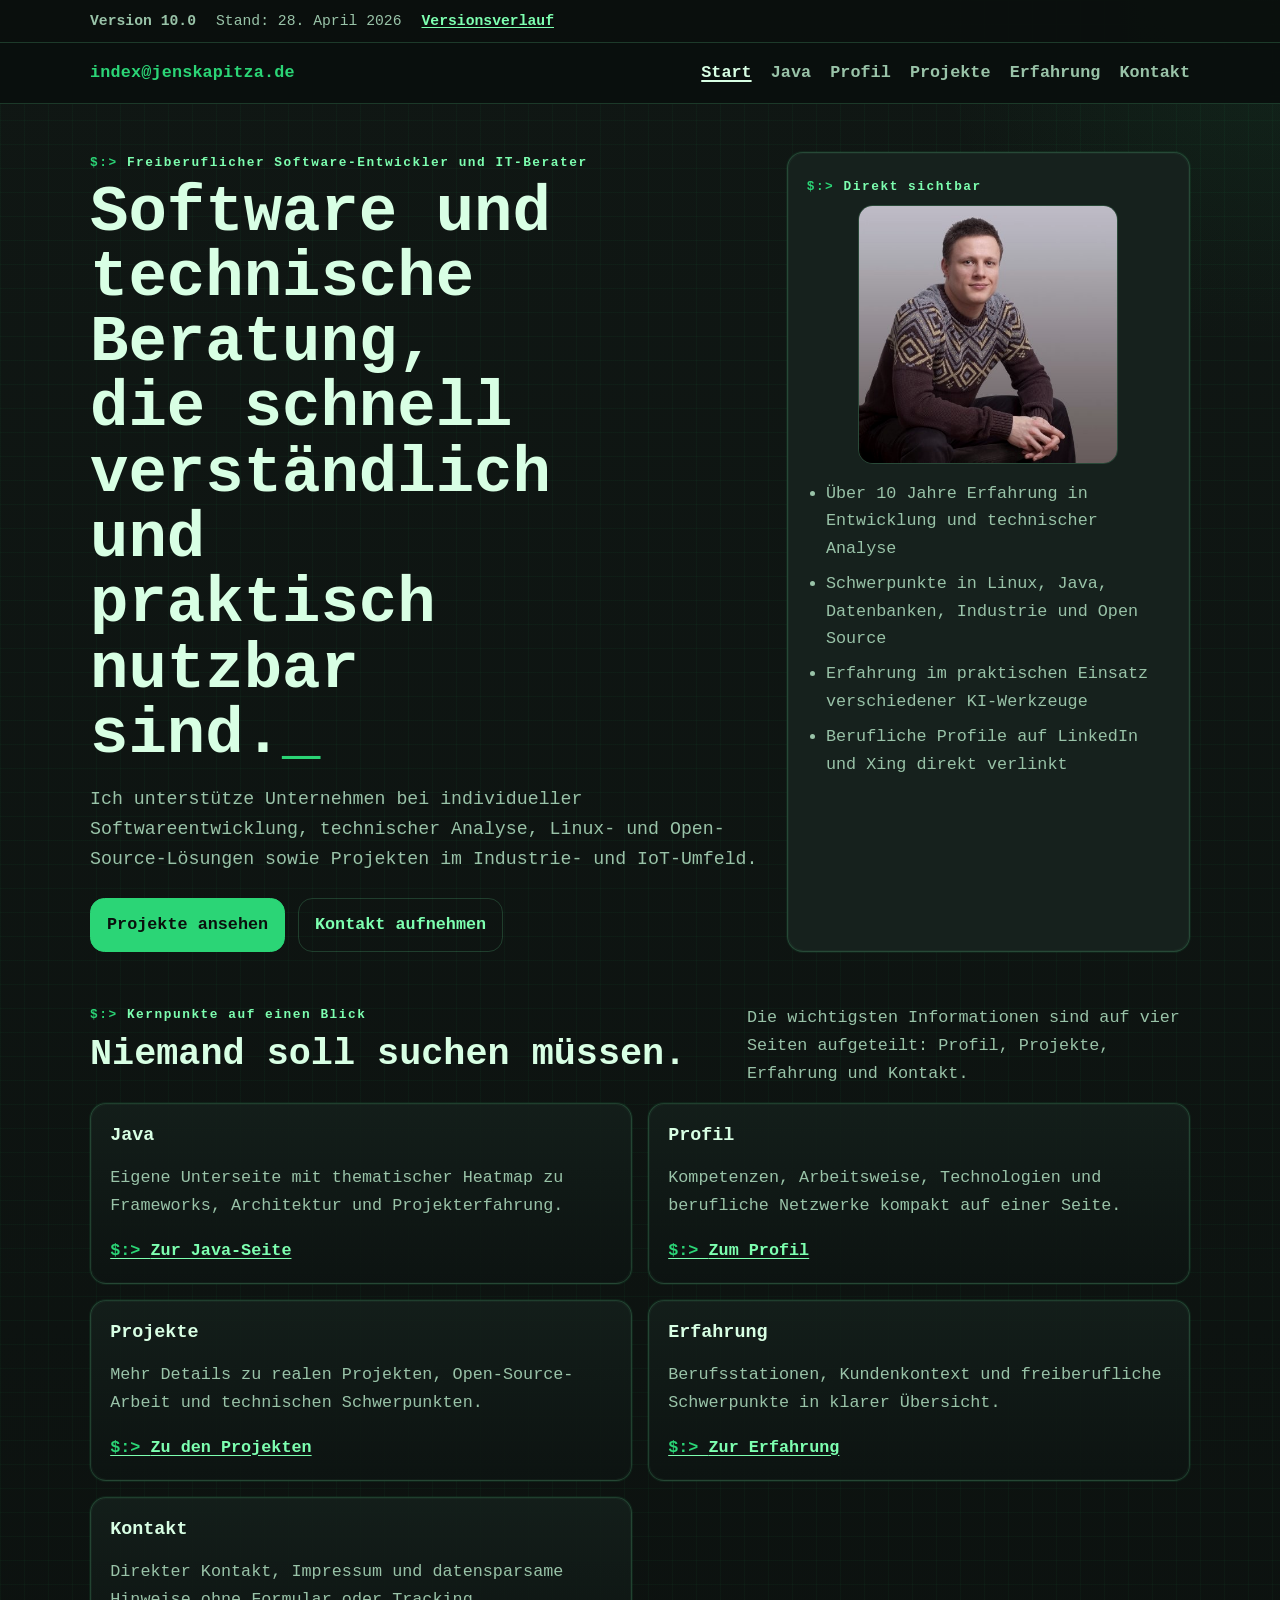
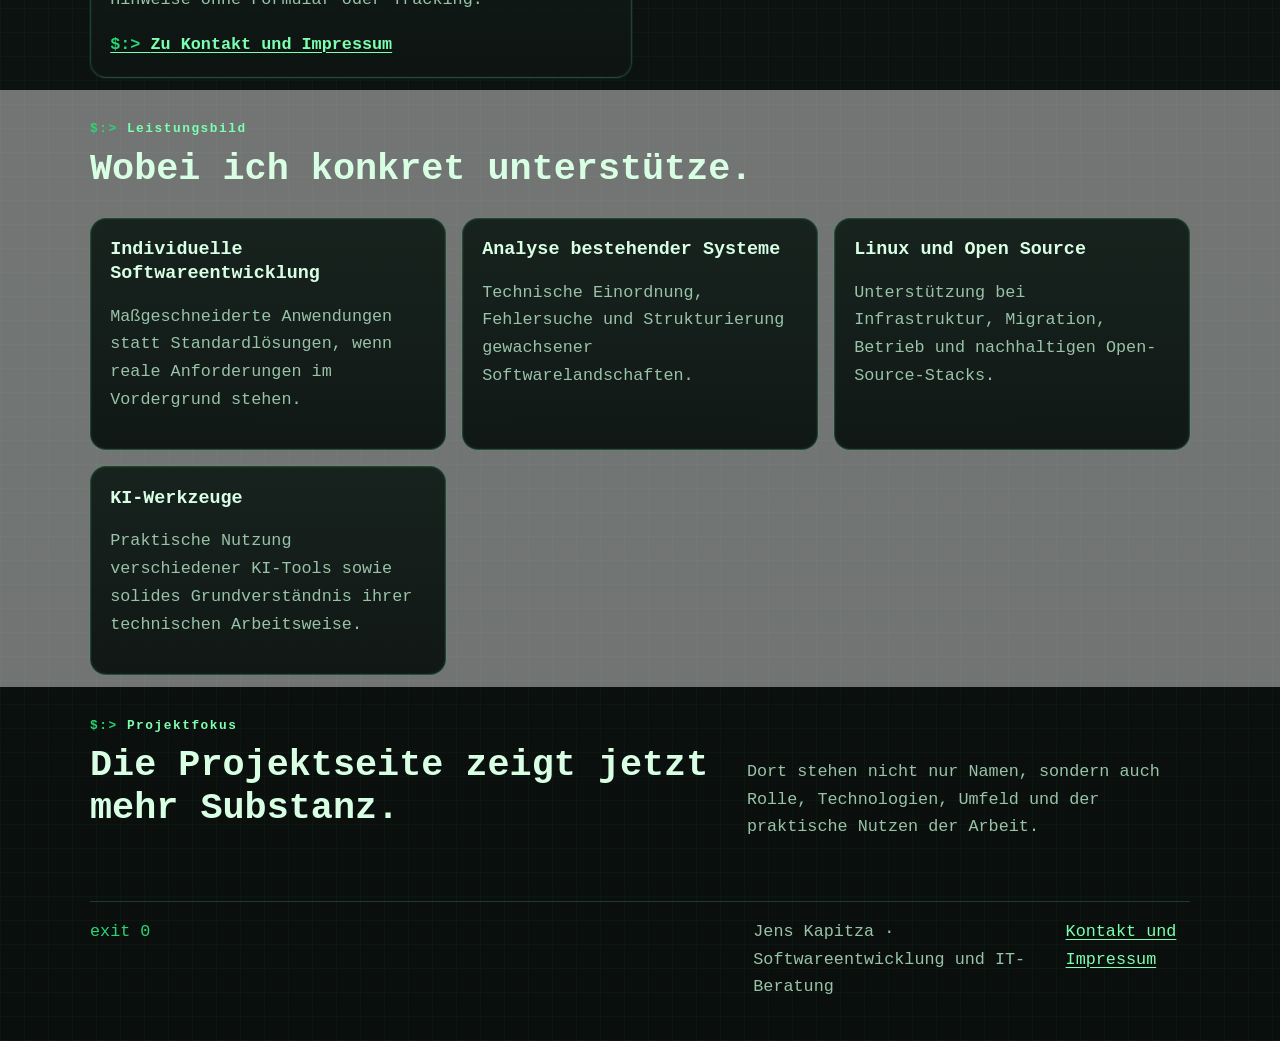
<file: index.html>
<!doctype html>
<html lang="de">
  <head>
    <meta charset="utf-8" />
    <meta name="viewport" content="width=device-width, initial-scale=1" />
    <title>Jens Kapitza | Softwareentwicklung und IT-Beratung</title>
    <meta
      name="description"
      content="Jens Kapitza entwickelt individuelle Software, analysiert bestehende Systeme und unterstützt Projekte in Linux-, Industrie- und Open-Source-Umgebungen."
    />
    <meta name="theme-color" content="#f6f2ea" />
    <link rel="stylesheet" href="./styles.css" />
  </head>
  <body>
    <a class="skip-link" href="#main-content">Direkt zum Inhalt springen</a>
    <div class="version-strip">
      <div class="container version-strip-inner">
        <strong>Version 10.0</strong>
        <span>Stand: 28. April 2026</span>
        <a href="./versionen.html">Versionsverlauf</a>
      </div>
    </div>

    <header class="site-header">
      <div class="container site-header-inner">
        <a class="brand" href="./index.html">index@jenskapitza.de</a>
        <nav aria-label="Hauptnavigation">
          <a class="is-current" href="./index.html" aria-current="page">Start</a>
          <a href="./java.html">Java</a>
          <a href="./profil.html">Profil</a>
          <a href="./projekte.html">Projekte</a>
          <a href="./erfahrung.html">Erfahrung</a>
          <a href="./kontakt.html">Kontakt</a>
        </nav>
      </div>
    </header>

    <main id="main-content">
      <section class="hero" id="start">
        <div class="container hero-grid">
          <div>
            <p class="eyebrow">Freiberuflicher Software-Entwickler und IT-Berater</p>
            <h1>Software und technische Beratung, die schnell verständlich und praktisch nutzbar sind.</h1>
            <p class="lead">
              Ich unterstütze Unternehmen bei individueller Softwareentwicklung, technischer Analyse,
              Linux- und Open-Source-Lösungen sowie Projekten im Industrie- und IoT-Umfeld.
            </p>
            <div class="actions">
              <a class="button primary" href="./projekte.html">Projekte ansehen</a>
              <a class="button secondary" href="./kontakt.html">Kontakt aufnehmen</a>
            </div>
          </div>

          <aside class="panel hero-panel" id="direkt-sichtbar">
            <a class="section-label prompt-link" href="#direkt-sichtbar">Direkt sichtbar</a>
            <img
              class="portrait"
              src="./portrait-jens-kapitza.png"
              alt="Porträt von Jens Kapitza"
              width="454"
              height="452"
            />
            <ul class="quick-list">
              <li>Über 10 Jahre Erfahrung in Entwicklung und technischer Analyse</li>
              <li>Schwerpunkte in Linux, Java, Datenbanken, Industrie und Open Source</li>
              <li>Erfahrung im praktischen Einsatz verschiedener KI-Werkzeuge</li>
              <li>Berufliche Profile auf LinkedIn und Xing direkt verlinkt</li>
            </ul>
          </aside>
        </div>
      </section>

      <section class="section" id="kernpunkte">
        <div class="container">
          <div class="section-heading">
            <div>
              <a class="section-label prompt-link" href="#kernpunkte">Kernpunkte auf einen Blick</a>
              <h2>Niemand soll suchen müssen.</h2>
            </div>
            <p class="section-intro">
              Die wichtigsten Informationen sind auf vier Seiten aufgeteilt: Profil, Projekte, Erfahrung und Kontakt.
            </p>
          </div>

          <div class="grid cards-2">
            <article class="panel">
              <h3>Java</h3>
              <p>Eigene Unterseite mit thematischer Heatmap zu Frameworks, Architektur und Projekterfahrung.</p>
              <a class="text-link" href="./java.html">Zur Java-Seite</a>
            </article>
            <article class="panel">
              <h3>Profil</h3>
              <p>Kompetenzen, Arbeitsweise, Technologien und berufliche Netzwerke kompakt auf einer Seite.</p>
              <a class="text-link" href="./profil.html">Zum Profil</a>
            </article>
            <article class="panel">
              <h3>Projekte</h3>
              <p>Mehr Details zu realen Projekten, Open-Source-Arbeit und technischen Schwerpunkten.</p>
              <a class="text-link" href="./projekte.html">Zu den Projekten</a>
            </article>
            <article class="panel">
              <h3>Erfahrung</h3>
              <p>Berufsstationen, Kundenkontext und freiberufliche Schwerpunkte in klarer Übersicht.</p>
              <a class="text-link" href="./erfahrung.html">Zur Erfahrung</a>
            </article>
            <article class="panel">
              <h3>Kontakt</h3>
              <p>Direkter Kontakt, Impressum und datensparsame Hinweise ohne Formular oder Tracking.</p>
              <a class="text-link" href="./kontakt.html">Zu Kontakt und Impressum</a>
            </article>
          </div>
        </div>
      </section>

      <section class="section section-soft" id="leistungen">
        <div class="container">
          <div class="section-heading">
            <div>
              <a class="section-label prompt-link" href="#leistungen">Leistungsbild</a>
              <h2>Wobei ich konkret unterstütze.</h2>
            </div>
          </div>

          <div class="grid cards-3">
            <article class="panel">
              <h3>Individuelle Softwareentwicklung</h3>
              <p>Maßgeschneiderte Anwendungen statt Standardlösungen, wenn reale Anforderungen im Vordergrund stehen.</p>
            </article>
            <article class="panel">
              <h3>Analyse bestehender Systeme</h3>
              <p>Technische Einordnung, Fehlersuche und Strukturierung gewachsener Softwarelandschaften.</p>
            </article>
            <article class="panel">
              <h3>Linux und Open Source</h3>
              <p>Unterstützung bei Infrastruktur, Migration, Betrieb und nachhaltigen Open-Source-Stacks.</p>
            </article>
            <article class="panel">
              <h3>KI-Werkzeuge</h3>
              <p>Praktische Nutzung verschiedener KI-Tools sowie solides Grundverständnis ihrer technischen Arbeitsweise.</p>
            </article>
          </div>
        </div>
      </section>

      <section class="section" id="projektfokus">
        <div class="container">
          <div class="section-heading">
            <div>
              <a class="section-label prompt-link" href="./projekte.html#kundenprojekte">Projektfokus</a>
              <h2>Die Projektseite zeigt jetzt mehr Substanz.</h2>
            </div>
            <p class="section-intro">
              Dort stehen nicht nur Namen, sondern auch Rolle, Technologien, Umfeld und der praktische Nutzen der Arbeit.
            </p>
          </div>
        </div>
      </section>

    </main>

    <footer class="site-footer">
      <div class="container footer-inner">
        <p>Jens Kapitza · Softwareentwicklung und IT-Beratung</p>
        <p><a href="./kontakt.html">Kontakt und Impressum</a></p>
      </div>
    </footer>
  </body>
</html>
</file>
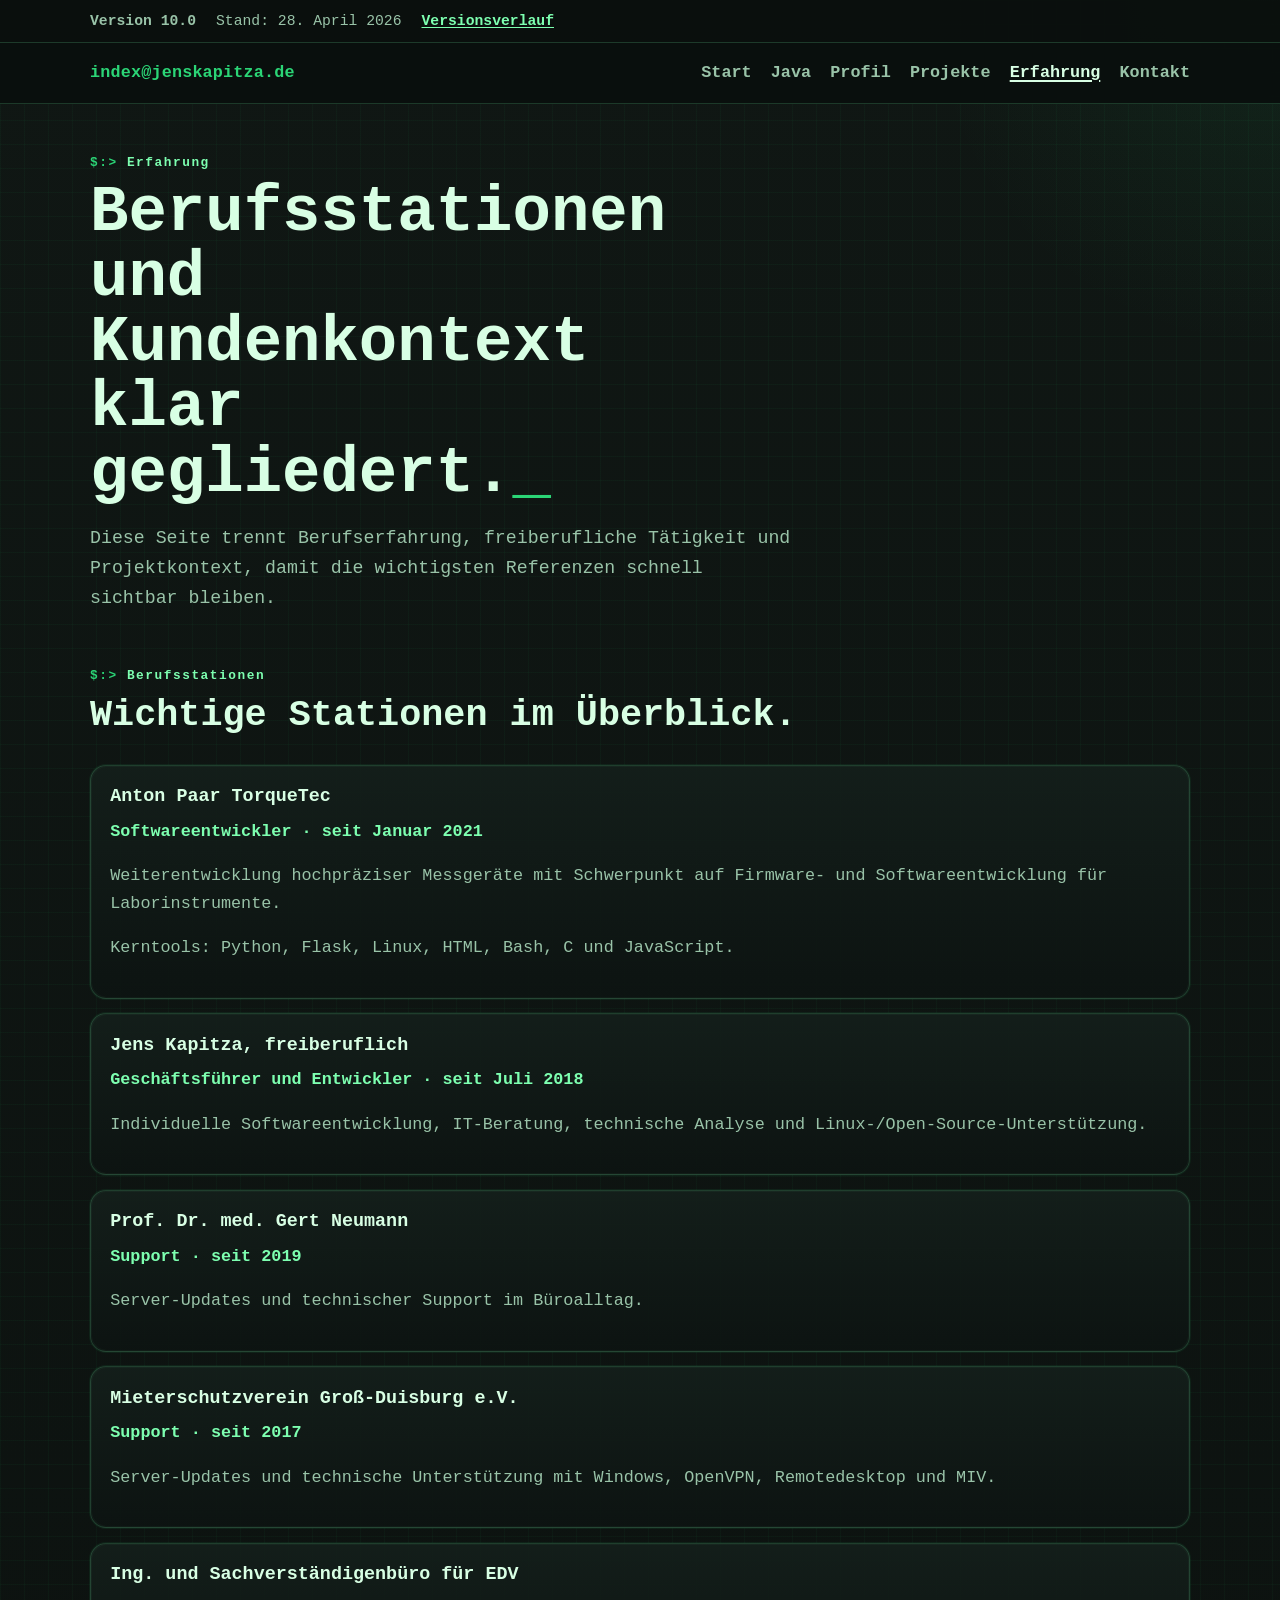
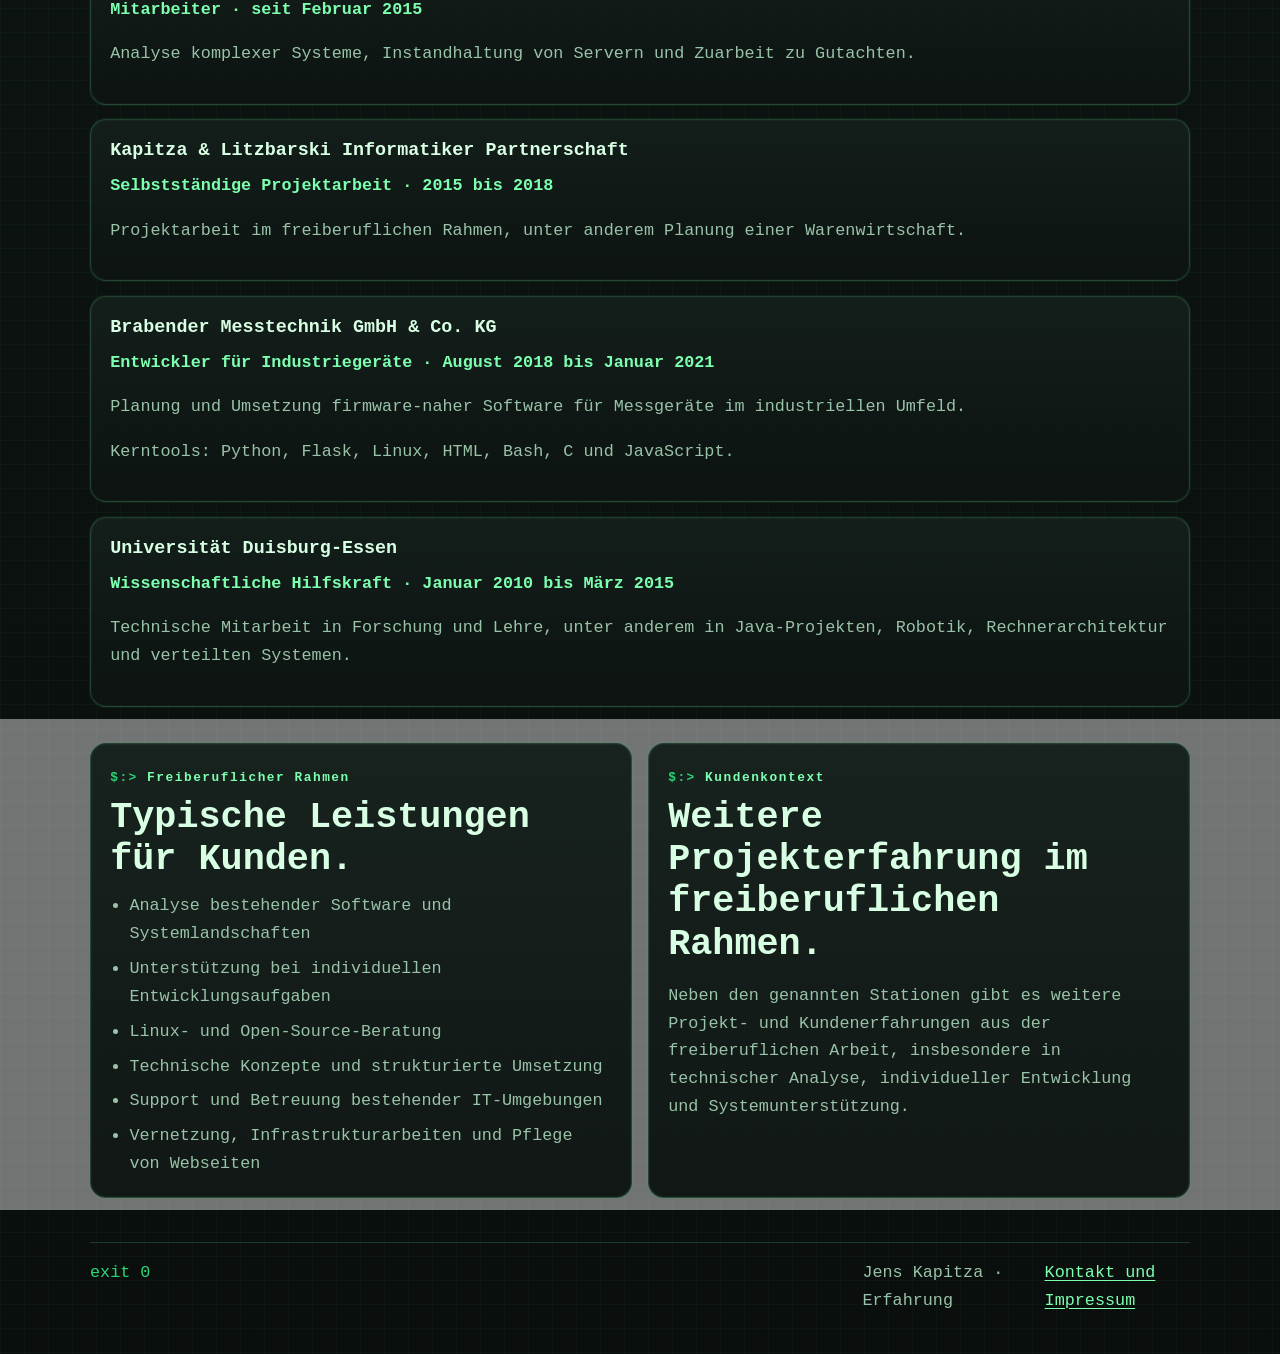
<file: erfahrung.html>
<!doctype html>
<html lang="de">
  <head>
    <meta charset="utf-8" />
    <meta name="viewport" content="width=device-width, initial-scale=1" />
    <title>Erfahrung | Jens Kapitza</title>
    <meta
      name="description"
      content="Berufserfahrung, Stationen und Kundenkontexte von Jens Kapitza."
    />
    <meta name="theme-color" content="#f6f2ea" />
    <link rel="stylesheet" href="./styles.css" />
  </head>
  <body>
    <a class="skip-link" href="#main-content">Direkt zum Inhalt springen</a>
    <div class="version-strip">
      <div class="container version-strip-inner">
        <strong>Version 10.0</strong>
        <span>Stand: 28. April 2026</span>
        <a href="./versionen.html">Versionsverlauf</a>
      </div>
    </div>

    <header class="site-header">
      <div class="container site-header-inner">
        <a class="brand" href="./index.html">index@jenskapitza.de</a>
        <nav aria-label="Hauptnavigation">
          <a href="./index.html">Start</a>
          <a href="./java.html">Java</a>
          <a href="./profil.html">Profil</a>
          <a href="./projekte.html">Projekte</a>
          <a class="is-current" href="./erfahrung.html" aria-current="page">Erfahrung</a>
          <a href="./kontakt.html">Kontakt</a>
        </nav>
      </div>
    </header>

    <main id="main-content">
      <section class="page-intro">
        <div class="container">
          <p class="eyebrow">Erfahrung</p>
          <h1>Berufsstationen und Kundenkontext klar gegliedert.</h1>
          <p class="lead">
            Diese Seite trennt Berufserfahrung, freiberufliche Tätigkeit und Projektkontext, damit die wichtigsten
            Referenzen schnell sichtbar bleiben.
          </p>
        </div>
      </section>

      <section class="section" id="berufsstationen">
        <div class="container">
          <div class="section-heading">
            <div>
              <a class="section-label prompt-link" href="#berufsstationen">Berufsstationen</a>
              <h2>Wichtige Stationen im Überblick.</h2>
            </div>
          </div>

          <div class="timeline">
            <article class="panel entry">
              <h3>Anton Paar TorqueTec</h3>
              <p class="meta">Softwareentwickler · seit Januar 2021</p>
              <p>Weiterentwicklung hochpräziser Messgeräte mit Schwerpunkt auf Firmware- und Softwareentwicklung für Laborinstrumente.</p>
              <p>Kerntools: Python, Flask, Linux, HTML, Bash, C und JavaScript.</p>
            </article>
            <article class="panel entry">
              <h3>Jens Kapitza, freiberuflich</h3>
              <p class="meta">Geschäftsführer und Entwickler · seit Juli 2018</p>
              <p>Individuelle Softwareentwicklung, IT-Beratung, technische Analyse und Linux-/Open-Source-Unterstützung.</p>
            </article>
            <article class="panel entry">
              <h3>Prof. Dr. med. Gert Neumann</h3>
              <p class="meta">Support · seit 2019</p>
              <p>Server-Updates und technischer Support im Büroalltag.</p>
            </article>
            <article class="panel entry">
              <h3>Mieterschutzverein Groß-Duisburg e.V.</h3>
              <p class="meta">Support · seit 2017</p>
              <p>Server-Updates und technische Unterstützung mit Windows, OpenVPN, Remotedesktop und MIV.</p>
            </article>
            <article class="panel entry">
              <h3>Ing. und Sachverständigenbüro für EDV</h3>
              <p class="meta">Mitarbeiter · seit Februar 2015</p>
              <p>Analyse komplexer Systeme, Instandhaltung von Servern und Zuarbeit zu Gutachten.</p>
            </article>
            <article class="panel entry">
              <h3>Kapitza &amp; Litzbarski Informatiker Partnerschaft</h3>
              <p class="meta">Selbstständige Projektarbeit · 2015 bis 2018</p>
              <p>Projektarbeit im freiberuflichen Rahmen, unter anderem Planung einer Warenwirtschaft.</p>
            </article>
            <article class="panel entry">
              <h3>Brabender Messtechnik GmbH &amp; Co. KG</h3>
              <p class="meta">Entwickler für Industriegeräte · August 2018 bis Januar 2021</p>
              <p>Planung und Umsetzung firmware-naher Software für Messgeräte im industriellen Umfeld.</p>
              <p>Kerntools: Python, Flask, Linux, HTML, Bash, C und JavaScript.</p>
            </article>
            <article class="panel entry">
              <h3>Universität Duisburg-Essen</h3>
              <p class="meta">Wissenschaftliche Hilfskraft · Januar 2010 bis März 2015</p>
              <p>Technische Mitarbeit in Forschung und Lehre, unter anderem in Java-Projekten, Robotik, Rechnerarchitektur und verteilten Systemen.</p>
            </article>
          </div>
        </div>
      </section>

      <section class="section section-soft" id="freiberuflich">
        <div class="container grid cards-2">
          <article class="panel" id="kundenkontext">
            <a class="section-label prompt-link" href="#freiberuflich">Freiberuflicher Rahmen</a>
            <h2>Typische Leistungen für Kunden.</h2>
            <ul class="clean-list">
              <li>Analyse bestehender Software und Systemlandschaften</li>
              <li>Unterstützung bei individuellen Entwicklungsaufgaben</li>
              <li>Linux- und Open-Source-Beratung</li>
              <li>Technische Konzepte und strukturierte Umsetzung</li>
              <li>Support und Betreuung bestehender IT-Umgebungen</li>
              <li>Vernetzung, Infrastrukturarbeiten und Pflege von Webseiten</li>
            </ul>
          </article>
          <article class="panel">
            <a class="section-label prompt-link" href="#kundenkontext">Kundenkontext</a>
            <h2>Weitere Projekterfahrung im freiberuflichen Rahmen.</h2>
            <p>
              Neben den genannten Stationen gibt es weitere Projekt- und Kundenerfahrungen aus der freiberuflichen
              Arbeit, insbesondere in technischer Analyse, individueller Entwicklung und Systemunterstützung.
            </p>
          </article>
        </div>
      </section>
    </main>

    <footer class="site-footer">
      <div class="container footer-inner">
        <p>Jens Kapitza · Erfahrung</p>
        <p><a href="./kontakt.html">Kontakt und Impressum</a></p>
      </div>
    </footer>
  </body>
</html>
</file>
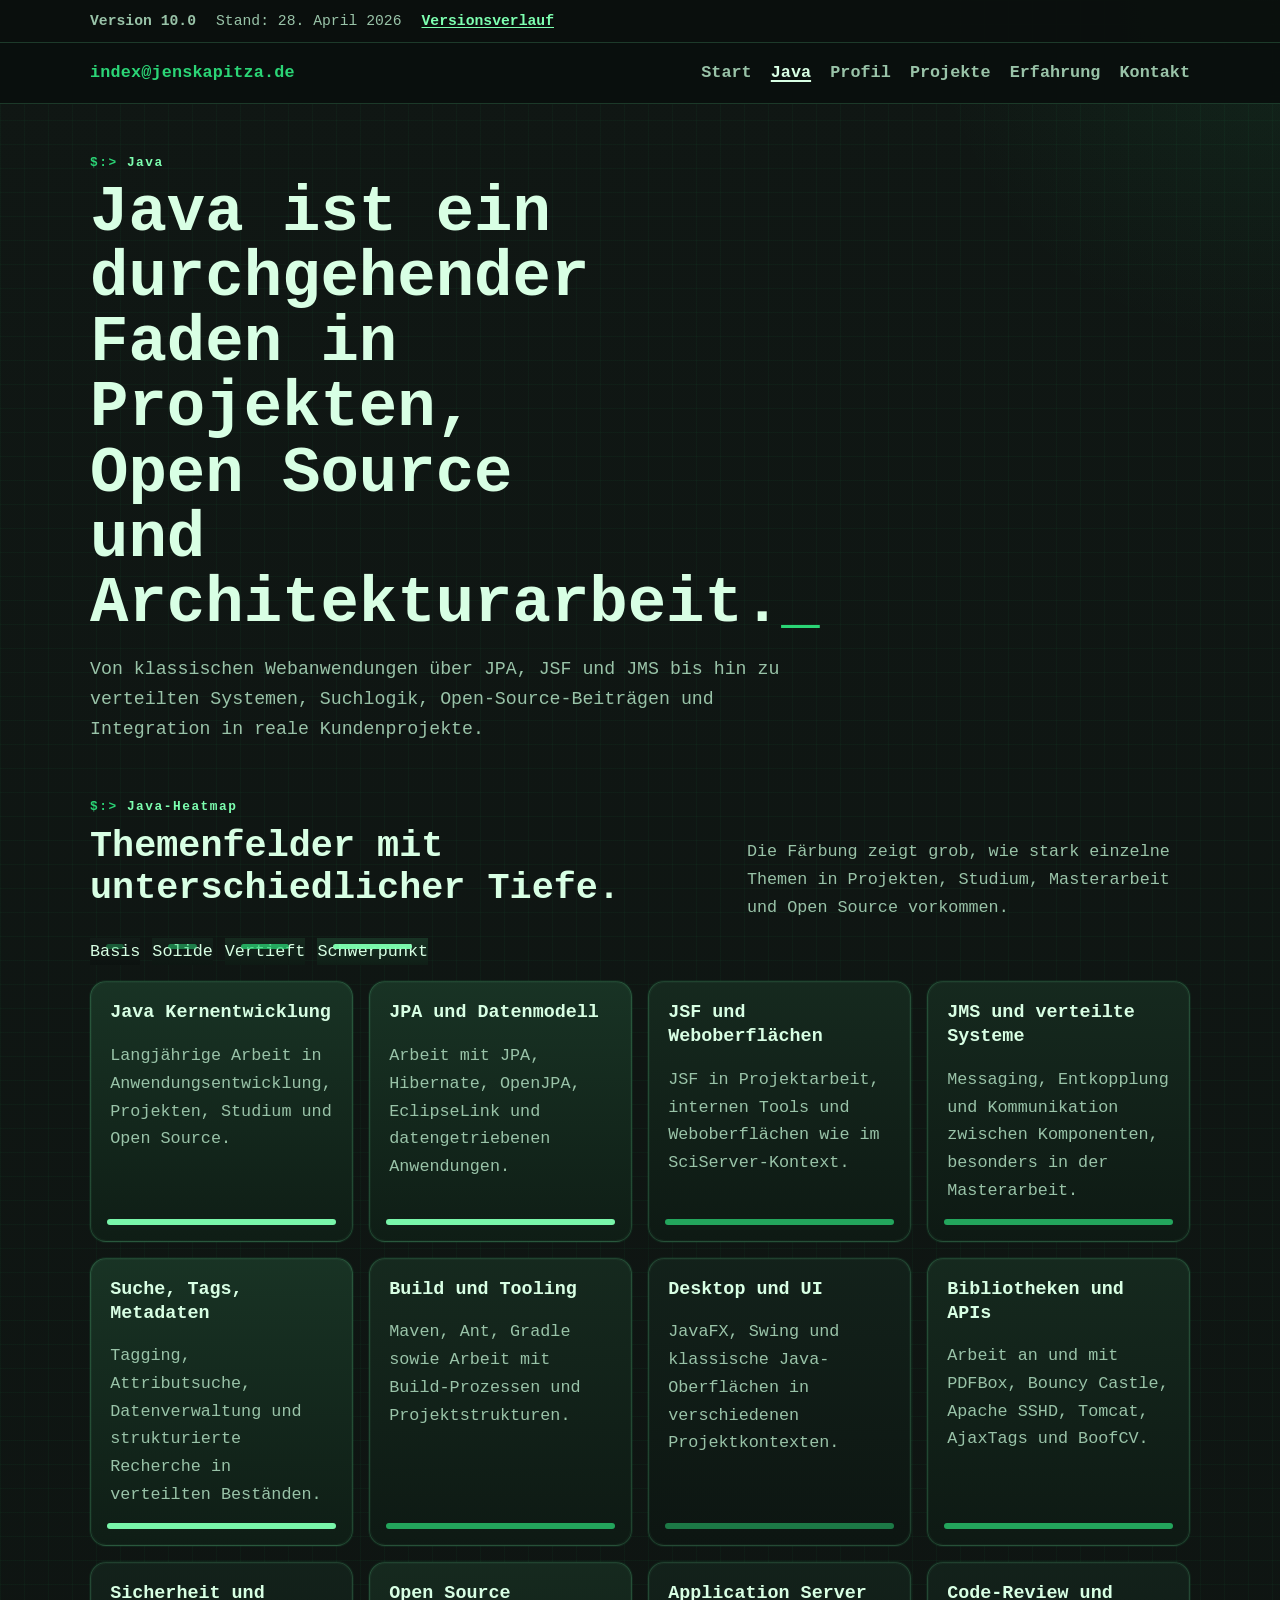
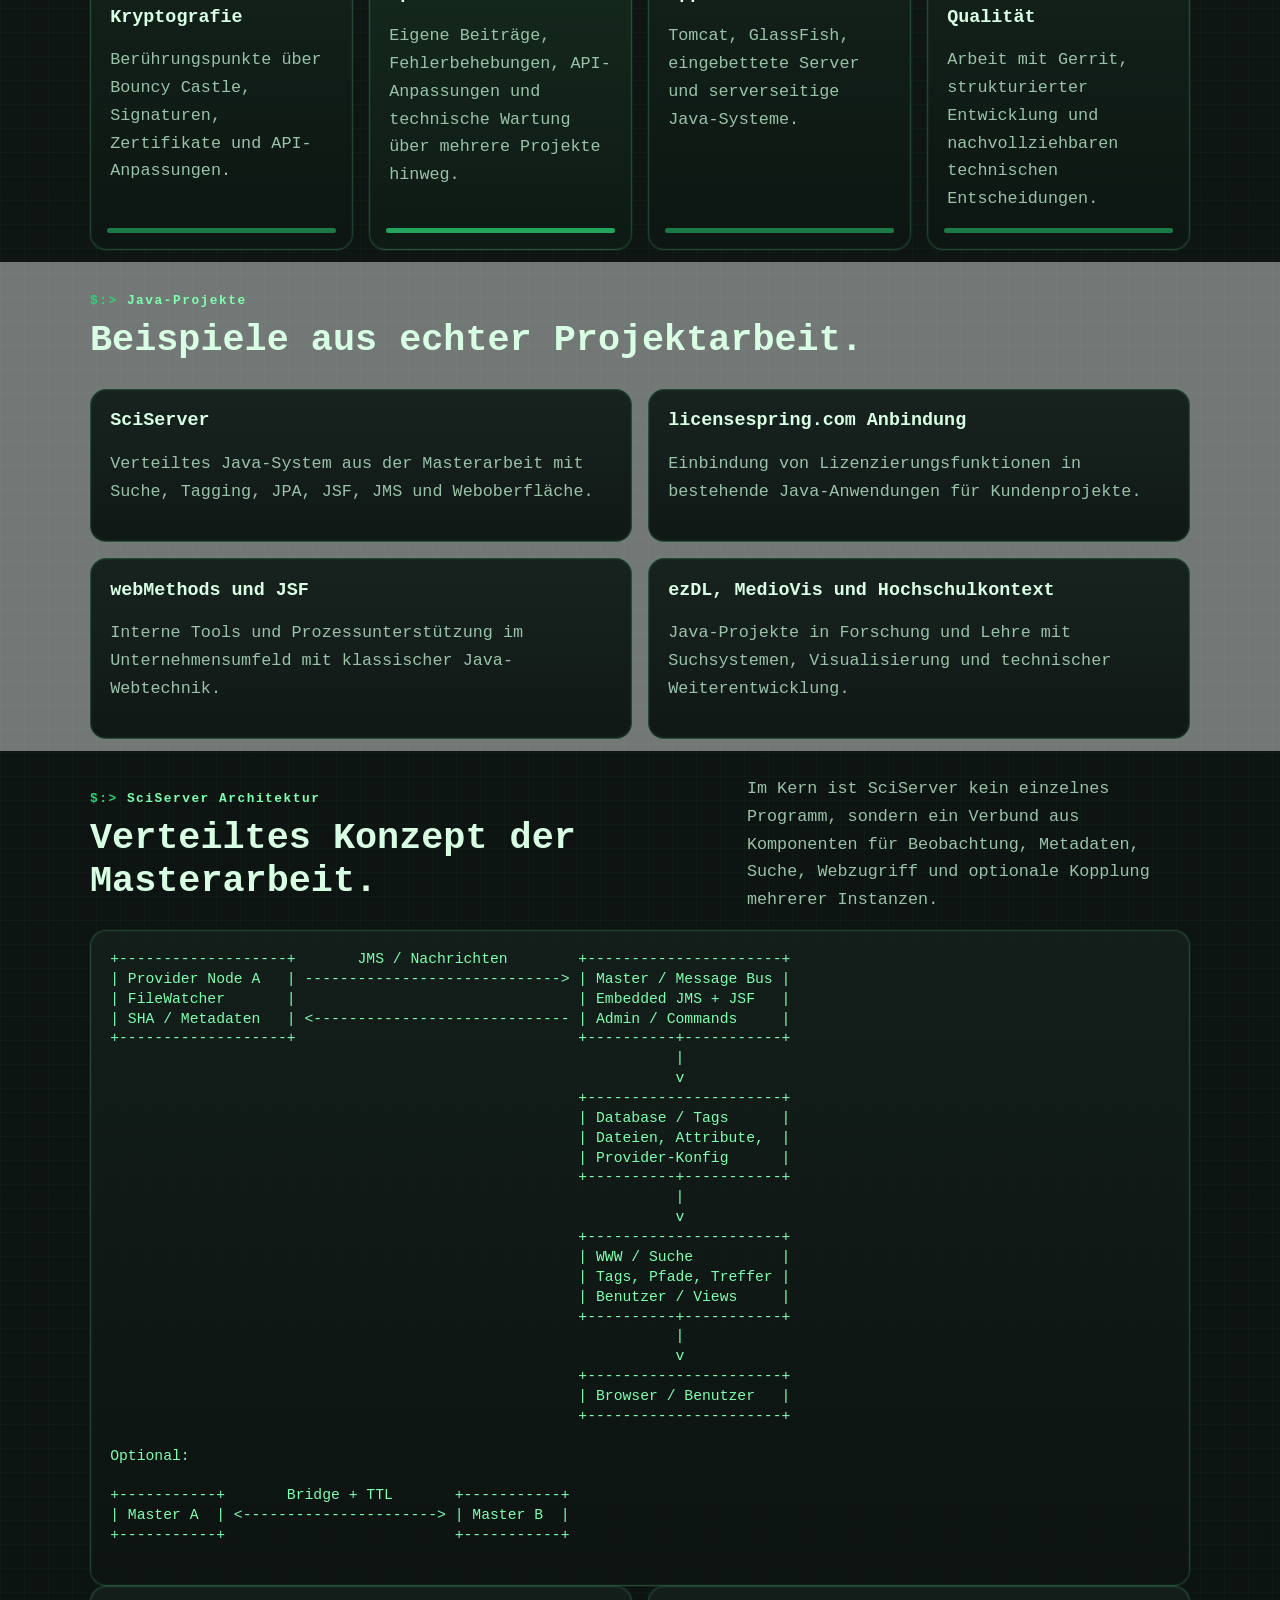
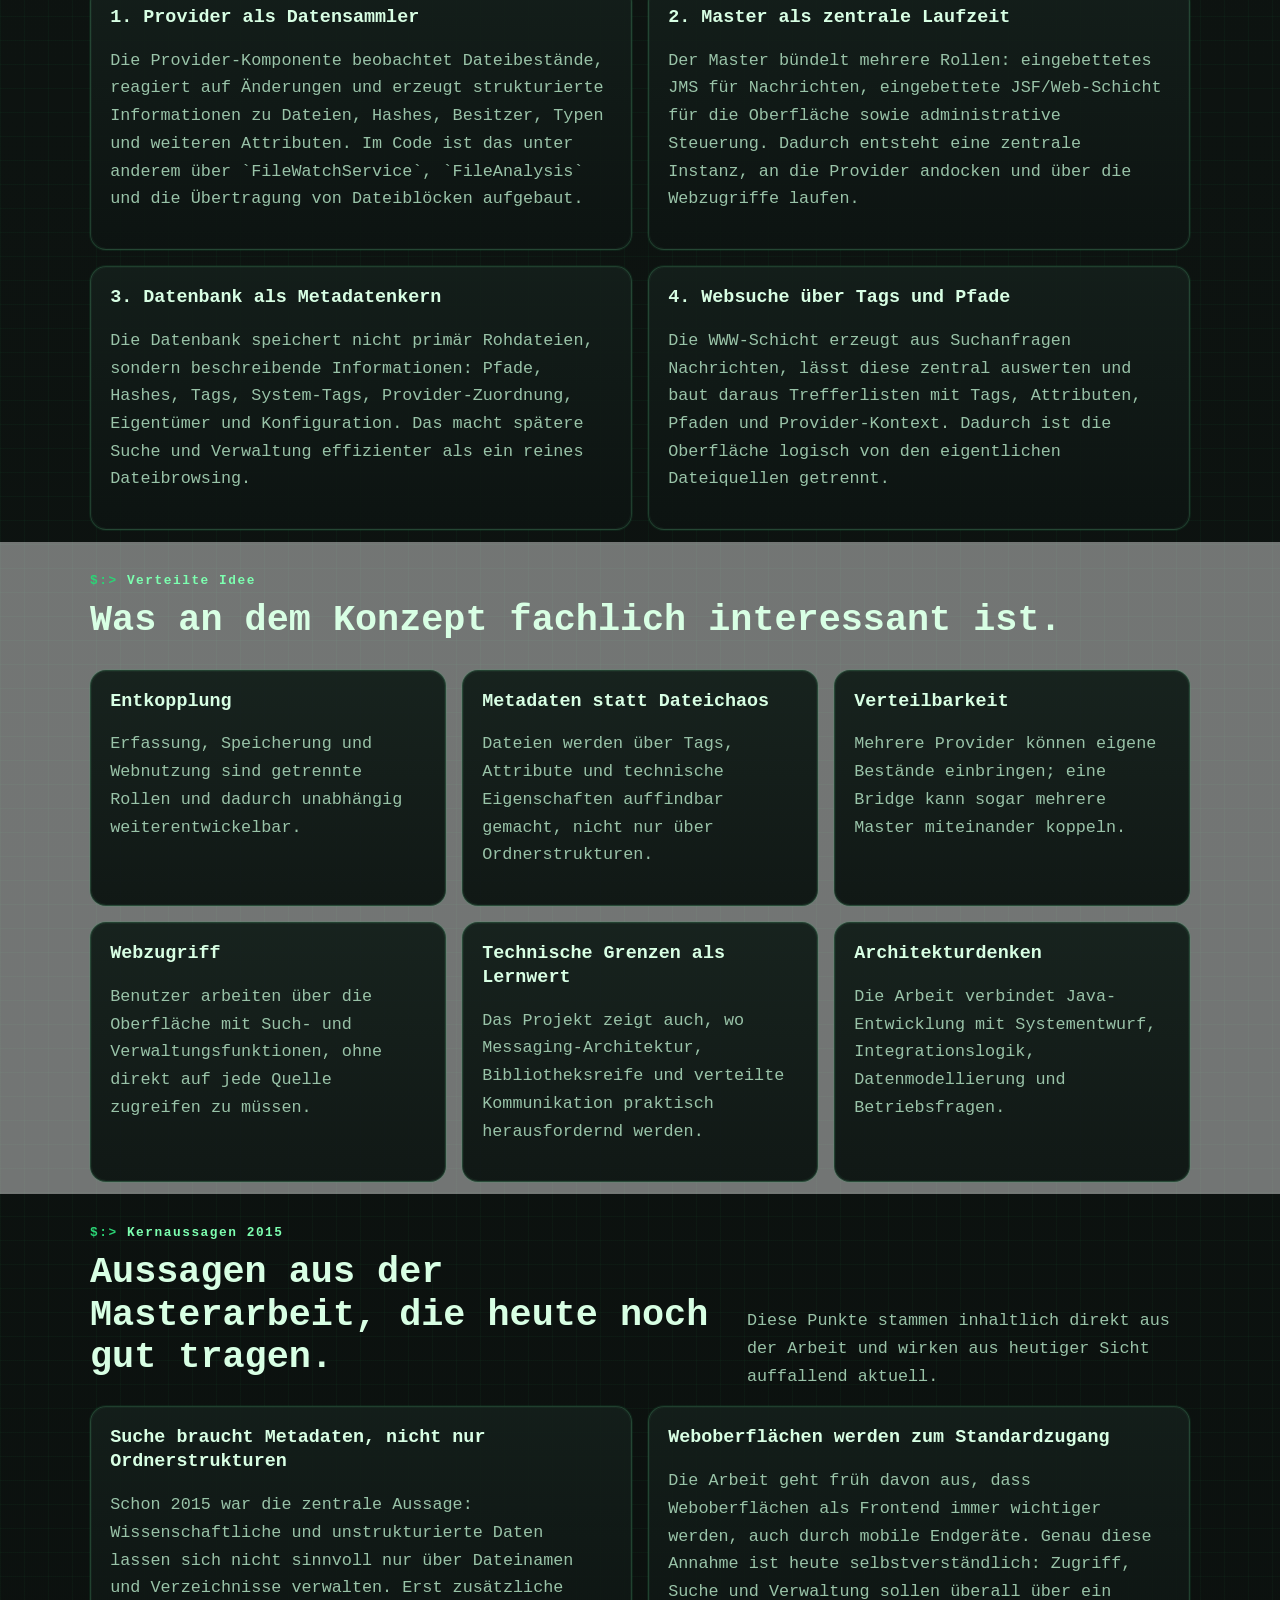
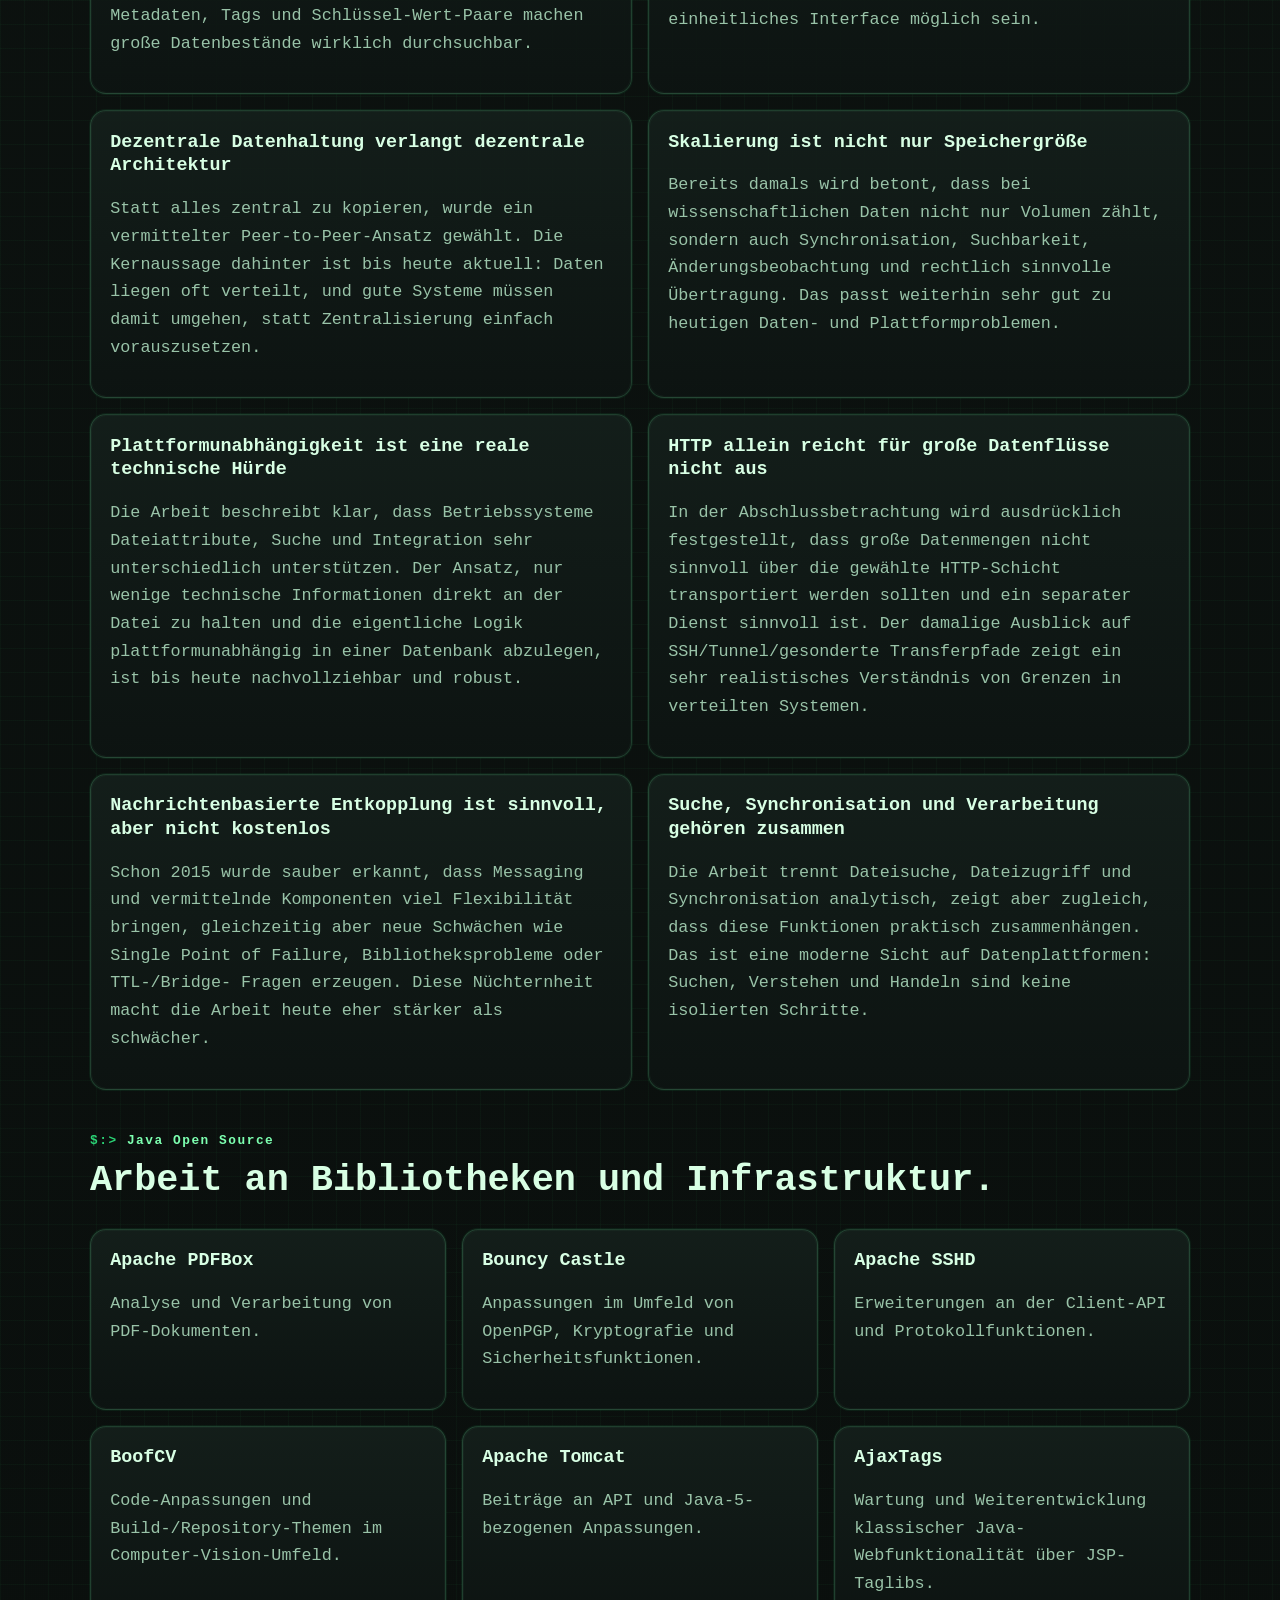
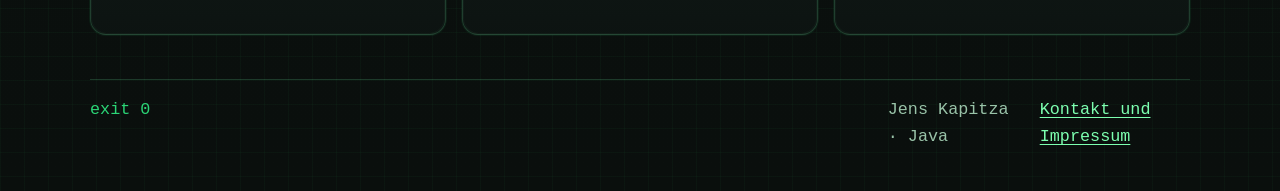
<file: java.html>
<!doctype html>
<html lang="de">
  <head>
    <meta charset="utf-8" />
    <meta name="viewport" content="width=device-width, initial-scale=1" />
    <title>Java | Jens Kapitza</title>
    <meta
      name="description"
      content="Java-Erfahrung von Jens Kapitza mit thematischer Heatmap zu Frameworks, verteilten Systemen, Web, Datenhaltung und Open-Source-Arbeit."
    />
    <meta name="theme-color" content="#f6f2ea" />
    <link rel="stylesheet" href="./styles.css" />
  </head>
  <body>
    <a class="skip-link" href="#main-content">Direkt zum Inhalt springen</a>
    <div class="version-strip">
      <div class="container version-strip-inner">
        <strong>Version 10.0</strong>
        <span>Stand: 28. April 2026</span>
        <a href="./versionen.html">Versionsverlauf</a>
      </div>
    </div>

    <header class="site-header">
      <div class="container site-header-inner">
        <a class="brand" href="./index.html">index@jenskapitza.de</a>
        <nav aria-label="Hauptnavigation">
          <a href="./index.html">Start</a>
          <a class="is-current" href="./java.html" aria-current="page">Java</a>
          <a href="./profil.html">Profil</a>
          <a href="./projekte.html">Projekte</a>
          <a href="./erfahrung.html">Erfahrung</a>
          <a href="./kontakt.html">Kontakt</a>
        </nav>
      </div>
    </header>

    <main id="main-content">
      <section class="page-intro">
        <div class="container">
          <p class="eyebrow">Java</p>
          <h1>Java ist ein durchgehender Faden in Projekten, Open Source und Architekturarbeit.</h1>
          <p class="lead">
            Von klassischen Webanwendungen über JPA, JSF und JMS bis hin zu verteilten Systemen, Suchlogik,
            Open-Source-Beiträgen und Integration in reale Kundenprojekte.
          </p>
        </div>
      </section>

      <section class="section" id="java-heatmap">
        <div class="container">
          <div class="section-heading">
            <div>
              <a class="section-label prompt-link" href="#java-heatmap">Java-Heatmap</a>
              <h2>Themenfelder mit unterschiedlicher Tiefe.</h2>
            </div>
            <p class="section-intro">
              Die Färbung zeigt grob, wie stark einzelne Themen in Projekten, Studium, Masterarbeit und Open Source vorkommen.
            </p>
          </div>

          <div class="heatmap-legend">
            <span class="heat heat-1">Basis</span>
            <span class="heat heat-2">Solide</span>
            <span class="heat heat-3">Vertieft</span>
            <span class="heat heat-4">Schwerpunkt</span>
          </div>

          <div class="heatmap-grid">
            <article class="panel heat heat-4">
              <h3>Java Kernentwicklung</h3>
              <p>Langjährige Arbeit in Anwendungsentwicklung, Projekten, Studium und Open Source.</p>
            </article>
            <article class="panel heat heat-4">
              <h3>JPA und Datenmodell</h3>
              <p>Arbeit mit JPA, Hibernate, OpenJPA, EclipseLink und datengetriebenen Anwendungen.</p>
            </article>
            <article class="panel heat heat-3">
              <h3>JSF und Weboberflächen</h3>
              <p>JSF in Projektarbeit, internen Tools und Weboberflächen wie im SciServer-Kontext.</p>
            </article>
            <article class="panel heat heat-3">
              <h3>JMS und verteilte Systeme</h3>
              <p>Messaging, Entkopplung und Kommunikation zwischen Komponenten, besonders in der Masterarbeit.</p>
            </article>
            <article class="panel heat heat-4">
              <h3>Suche, Tags, Metadaten</h3>
              <p>Tagging, Attributsuche, Datenverwaltung und strukturierte Recherche in verteilten Beständen.</p>
            </article>
            <article class="panel heat heat-3">
              <h3>Build und Tooling</h3>
              <p>Maven, Ant, Gradle sowie Arbeit mit Build-Prozessen und Projektstrukturen.</p>
            </article>
            <article class="panel heat heat-2">
              <h3>Desktop und UI</h3>
              <p>JavaFX, Swing und klassische Java-Oberflächen in verschiedenen Projektkontexten.</p>
            </article>
            <article class="panel heat heat-3">
              <h3>Bibliotheken und APIs</h3>
              <p>Arbeit an und mit PDFBox, Bouncy Castle, Apache SSHD, Tomcat, AjaxTags und BoofCV.</p>
            </article>
            <article class="panel heat heat-2">
              <h3>Sicherheit und Kryptografie</h3>
              <p>Berührungspunkte über Bouncy Castle, Signaturen, Zertifikate und API-Anpassungen.</p>
            </article>
            <article class="panel heat heat-3">
              <h3>Open Source</h3>
              <p>Eigene Beiträge, Fehlerbehebungen, API-Anpassungen und technische Wartung über mehrere Projekte hinweg.</p>
            </article>
            <article class="panel heat heat-2">
              <h3>Application Server</h3>
              <p>Tomcat, GlassFish, eingebettete Server und serverseitige Java-Systeme.</p>
            </article>
            <article class="panel heat heat-2">
              <h3>Code-Review und Qualität</h3>
              <p>Arbeit mit Gerrit, strukturierter Entwicklung und nachvollziehbaren technischen Entscheidungen.</p>
            </article>
          </div>
        </div>
      </section>

      <section class="section section-soft" id="java-projekte">
        <div class="container">
          <div class="section-heading">
            <div>
              <a class="section-label prompt-link" href="#java-projekte">Java-Projekte</a>
              <h2>Beispiele aus echter Projektarbeit.</h2>
            </div>
          </div>

          <div class="grid cards-2">
            <article class="panel">
              <h3>SciServer</h3>
              <p>Verteiltes Java-System aus der Masterarbeit mit Suche, Tagging, JPA, JSF, JMS und Weboberfläche.</p>
            </article>
            <article class="panel">
              <h3>licensespring.com Anbindung</h3>
              <p>Einbindung von Lizenzierungsfunktionen in bestehende Java-Anwendungen für Kundenprojekte.</p>
            </article>
            <article class="panel">
              <h3>webMethods und JSF</h3>
              <p>Interne Tools und Prozessunterstützung im Unternehmensumfeld mit klassischer Java-Webtechnik.</p>
            </article>
            <article class="panel">
              <h3>ezDL, MedioVis und Hochschulkontext</h3>
              <p>Java-Projekte in Forschung und Lehre mit Suchsystemen, Visualisierung und technischer Weiterentwicklung.</p>
            </article>
          </div>
        </div>
      </section>

      <section class="section" id="sciserver-architektur">
        <div class="container">
          <div class="section-heading">
            <div>
              <a class="section-label prompt-link" href="#sciserver-architektur">SciServer Architektur</a>
              <h2>Verteiltes Konzept der Masterarbeit.</h2>
            </div>
            <p class="section-intro">
              Im Kern ist SciServer kein einzelnes Programm, sondern ein Verbund aus Komponenten für Beobachtung,
              Metadaten, Suche, Webzugriff und optionale Kopplung mehrerer Instanzen.
            </p>
          </div>

          <article class="panel ascii-panel">
            <pre class="ascii-diagram" aria-label="ASCII-Diagramm der SciServer-Architektur">
+-------------------+       JMS / Nachrichten        +----------------------+
| Provider Node A   | -----------------------------> | Master / Message Bus |
| FileWatcher       |                                | Embedded JMS + JSF   |
| SHA / Metadaten   | <----------------------------- | Admin / Commands     |
+-------------------+                                +----------+-----------+
                                                                |
                                                                v
                                                     +----------------------+
                                                     | Database / Tags      |
                                                     | Dateien, Attribute,  |
                                                     | Provider-Konfig      |
                                                     +----------+-----------+
                                                                |
                                                                v
                                                     +----------------------+
                                                     | WWW / Suche          |
                                                     | Tags, Pfade, Treffer |
                                                     | Benutzer / Views     |
                                                     +----------+-----------+
                                                                |
                                                                v
                                                     +----------------------+
                                                     | Browser / Benutzer   |
                                                     +----------------------+

Optional:

+-----------+       Bridge + TTL       +-----------+
| Master A  | <----------------------> | Master B  |
+-----------+                          +-----------+
            </pre>
          </article>

          <div class="grid cards-2">
            <article class="panel">
              <h3>1. Provider als Datensammler</h3>
              <p>
                Die Provider-Komponente beobachtet Dateibestände, reagiert auf Änderungen und erzeugt strukturierte
                Informationen zu Dateien, Hashes, Besitzer, Typen und weiteren Attributen. Im Code ist das unter anderem
                über `FileWatchService`, `FileAnalysis` und die Übertragung von Dateiblöcken aufgebaut.
              </p>
            </article>
            <article class="panel">
              <h3>2. Master als zentrale Laufzeit</h3>
              <p>
                Der Master bündelt mehrere Rollen: eingebettetes JMS für Nachrichten, eingebettete JSF/Web-Schicht
                für die Oberfläche sowie administrative Steuerung. Dadurch entsteht eine zentrale Instanz, an die
                Provider andocken und über die Webzugriffe laufen.
              </p>
            </article>
            <article class="panel">
              <h3>3. Datenbank als Metadatenkern</h3>
              <p>
                Die Datenbank speichert nicht primär Rohdateien, sondern beschreibende Informationen: Pfade, Hashes,
                Tags, System-Tags, Provider-Zuordnung, Eigentümer und Konfiguration. Das macht spätere Suche und
                Verwaltung effizienter als ein reines Dateibrowsing.
              </p>
            </article>
            <article class="panel">
              <h3>4. Websuche über Tags und Pfade</h3>
              <p>
                Die WWW-Schicht erzeugt aus Suchanfragen Nachrichten, lässt diese zentral auswerten und baut daraus
                Trefferlisten mit Tags, Attributen, Pfaden und Provider-Kontext. Dadurch ist die Oberfläche logisch
                von den eigentlichen Dateiquellen getrennt.
              </p>
            </article>
          </div>
        </div>
      </section>

      <section class="section section-soft" id="sciserver-idee">
        <div class="container">
          <div class="section-heading">
            <div>
              <a class="section-label prompt-link" href="#sciserver-idee">Verteilte Idee</a>
              <h2>Was an dem Konzept fachlich interessant ist.</h2>
            </div>
          </div>

          <div class="grid cards-3">
            <article class="panel">
              <h3>Entkopplung</h3>
              <p>Erfassung, Speicherung und Webnutzung sind getrennte Rollen und dadurch unabhängig weiterentwickelbar.</p>
            </article>
            <article class="panel">
              <h3>Metadaten statt Dateichaos</h3>
              <p>Dateien werden über Tags, Attribute und technische Eigenschaften auffindbar gemacht, nicht nur über Ordnerstrukturen.</p>
            </article>
            <article class="panel">
              <h3>Verteilbarkeit</h3>
              <p>Mehrere Provider können eigene Bestände einbringen; eine Bridge kann sogar mehrere Master miteinander koppeln.</p>
            </article>
            <article class="panel">
              <h3>Webzugriff</h3>
              <p>Benutzer arbeiten über die Oberfläche mit Such- und Verwaltungsfunktionen, ohne direkt auf jede Quelle zugreifen zu müssen.</p>
            </article>
            <article class="panel">
              <h3>Technische Grenzen als Lernwert</h3>
              <p>Das Projekt zeigt auch, wo Messaging-Architektur, Bibliotheksreife und verteilte Kommunikation praktisch herausfordernd werden.</p>
            </article>
            <article class="panel">
              <h3>Architekturdenken</h3>
              <p>Die Arbeit verbindet Java-Entwicklung mit Systementwurf, Integrationslogik, Datenmodellierung und Betriebsfragen.</p>
            </article>
          </div>
        </div>
      </section>

      <section class="section" id="sciserver-kernthesen">
        <div class="container">
          <div class="section-heading">
            <div>
              <a class="section-label prompt-link" href="#sciserver-kernthesen">Kernaussagen 2015</a>
              <h2>Aussagen aus der Masterarbeit, die heute noch gut tragen.</h2>
            </div>
            <p class="section-intro">
              Diese Punkte stammen inhaltlich direkt aus der Arbeit und wirken aus heutiger Sicht auffallend aktuell.
            </p>
          </div>

          <div class="grid cards-2">
            <article class="panel">
              <h3>Suche braucht Metadaten, nicht nur Ordnerstrukturen</h3>
              <p>
                Schon 2015 war die zentrale Aussage: Wissenschaftliche und unstrukturierte Daten lassen sich nicht
                sinnvoll nur über Dateinamen und Verzeichnisse verwalten. Erst zusätzliche Metadaten, Tags und
                Schlüssel-Wert-Paare machen große Datenbestände wirklich durchsuchbar.
              </p>
            </article>
            <article class="panel">
              <h3>Weboberflächen werden zum Standardzugang</h3>
              <p>
                Die Arbeit geht früh davon aus, dass Weboberflächen als Frontend immer wichtiger werden, auch durch
                mobile Endgeräte. Genau diese Annahme ist heute selbstverständlich: Zugriff, Suche und Verwaltung
                sollen überall über ein einheitliches Interface möglich sein.
              </p>
            </article>
            <article class="panel">
              <h3>Dezentrale Datenhaltung verlangt dezentrale Architektur</h3>
              <p>
                Statt alles zentral zu kopieren, wurde ein vermittelter Peer-to-Peer-Ansatz gewählt. Die Kernaussage
                dahinter ist bis heute aktuell: Daten liegen oft verteilt, und gute Systeme müssen damit umgehen,
                statt Zentralisierung einfach vorauszusetzen.
              </p>
            </article>
            <article class="panel">
              <h3>Skalierung ist nicht nur Speichergröße</h3>
              <p>
                Bereits damals wird betont, dass bei wissenschaftlichen Daten nicht nur Volumen zählt, sondern auch
                Synchronisation, Suchbarkeit, Änderungsbeobachtung und rechtlich sinnvolle Übertragung. Das passt
                weiterhin sehr gut zu heutigen Daten- und Plattformproblemen.
              </p>
            </article>
            <article class="panel">
              <h3>Plattformunabhängigkeit ist eine reale technische Hürde</h3>
              <p>
                Die Arbeit beschreibt klar, dass Betriebssysteme Dateiattribute, Suche und Integration sehr
                unterschiedlich unterstützen. Der Ansatz, nur wenige technische Informationen direkt an der Datei zu
                halten und die eigentliche Logik plattformunabhängig in einer Datenbank abzulegen, ist bis heute
                nachvollziehbar und robust.
              </p>
            </article>
            <article class="panel">
              <h3>HTTP allein reicht für große Datenflüsse nicht aus</h3>
              <p>
                In der Abschlussbetrachtung wird ausdrücklich festgestellt, dass große Datenmengen nicht sinnvoll über
                die gewählte HTTP-Schicht transportiert werden sollten und ein separater Dienst sinnvoll ist. Der
                damalige Ausblick auf SSH/Tunnel/gesonderte Transferpfade zeigt ein sehr realistisches Verständnis von
                Grenzen in verteilten Systemen.
              </p>
            </article>
            <article class="panel">
              <h3>Nachrichtenbasierte Entkopplung ist sinnvoll, aber nicht kostenlos</h3>
              <p>
                Schon 2015 wurde sauber erkannt, dass Messaging und vermittelnde Komponenten viel Flexibilität bringen,
                gleichzeitig aber neue Schwächen wie Single Point of Failure, Bibliotheksprobleme oder TTL-/Bridge-
                Fragen erzeugen. Diese Nüchternheit macht die Arbeit heute eher stärker als schwächer.
              </p>
            </article>
            <article class="panel">
              <h3>Suche, Synchronisation und Verarbeitung gehören zusammen</h3>
              <p>
                Die Arbeit trennt Dateisuche, Dateizugriff und Synchronisation analytisch, zeigt aber zugleich, dass
                diese Funktionen praktisch zusammenhängen. Das ist eine moderne Sicht auf Datenplattformen: Suchen,
                Verstehen und Handeln sind keine isolierten Schritte.
              </p>
            </article>
          </div>
        </div>
      </section>

      <section class="section" id="java-open-source">
        <div class="container">
          <div class="section-heading">
            <div>
              <a class="section-label prompt-link" href="#java-open-source">Java Open Source</a>
              <h2>Arbeit an Bibliotheken und Infrastruktur.</h2>
            </div>
          </div>

          <div class="grid cards-3">
            <article class="panel">
              <h3>Apache PDFBox</h3>
              <p>Analyse und Verarbeitung von PDF-Dokumenten.</p>
            </article>
            <article class="panel">
              <h3>Bouncy Castle</h3>
              <p>Anpassungen im Umfeld von OpenPGP, Kryptografie und Sicherheitsfunktionen.</p>
            </article>
            <article class="panel">
              <h3>Apache SSHD</h3>
              <p>Erweiterungen an der Client-API und Protokollfunktionen.</p>
            </article>
            <article class="panel">
              <h3>BoofCV</h3>
              <p>Code-Anpassungen und Build-/Repository-Themen im Computer-Vision-Umfeld.</p>
            </article>
            <article class="panel">
              <h3>Apache Tomcat</h3>
              <p>Beiträge an API und Java-5-bezogenen Anpassungen.</p>
            </article>
            <article class="panel">
              <h3>AjaxTags</h3>
              <p>Wartung und Weiterentwicklung klassischer Java-Webfunktionalität über JSP-Taglibs.</p>
            </article>
          </div>
        </div>
      </section>
    </main>

    <footer class="site-footer">
      <div class="container footer-inner">
        <p>Jens Kapitza · Java</p>
        <p><a href="./kontakt.html">Kontakt und Impressum</a></p>
      </div>
    </footer>
  </body>
</html>
</file>
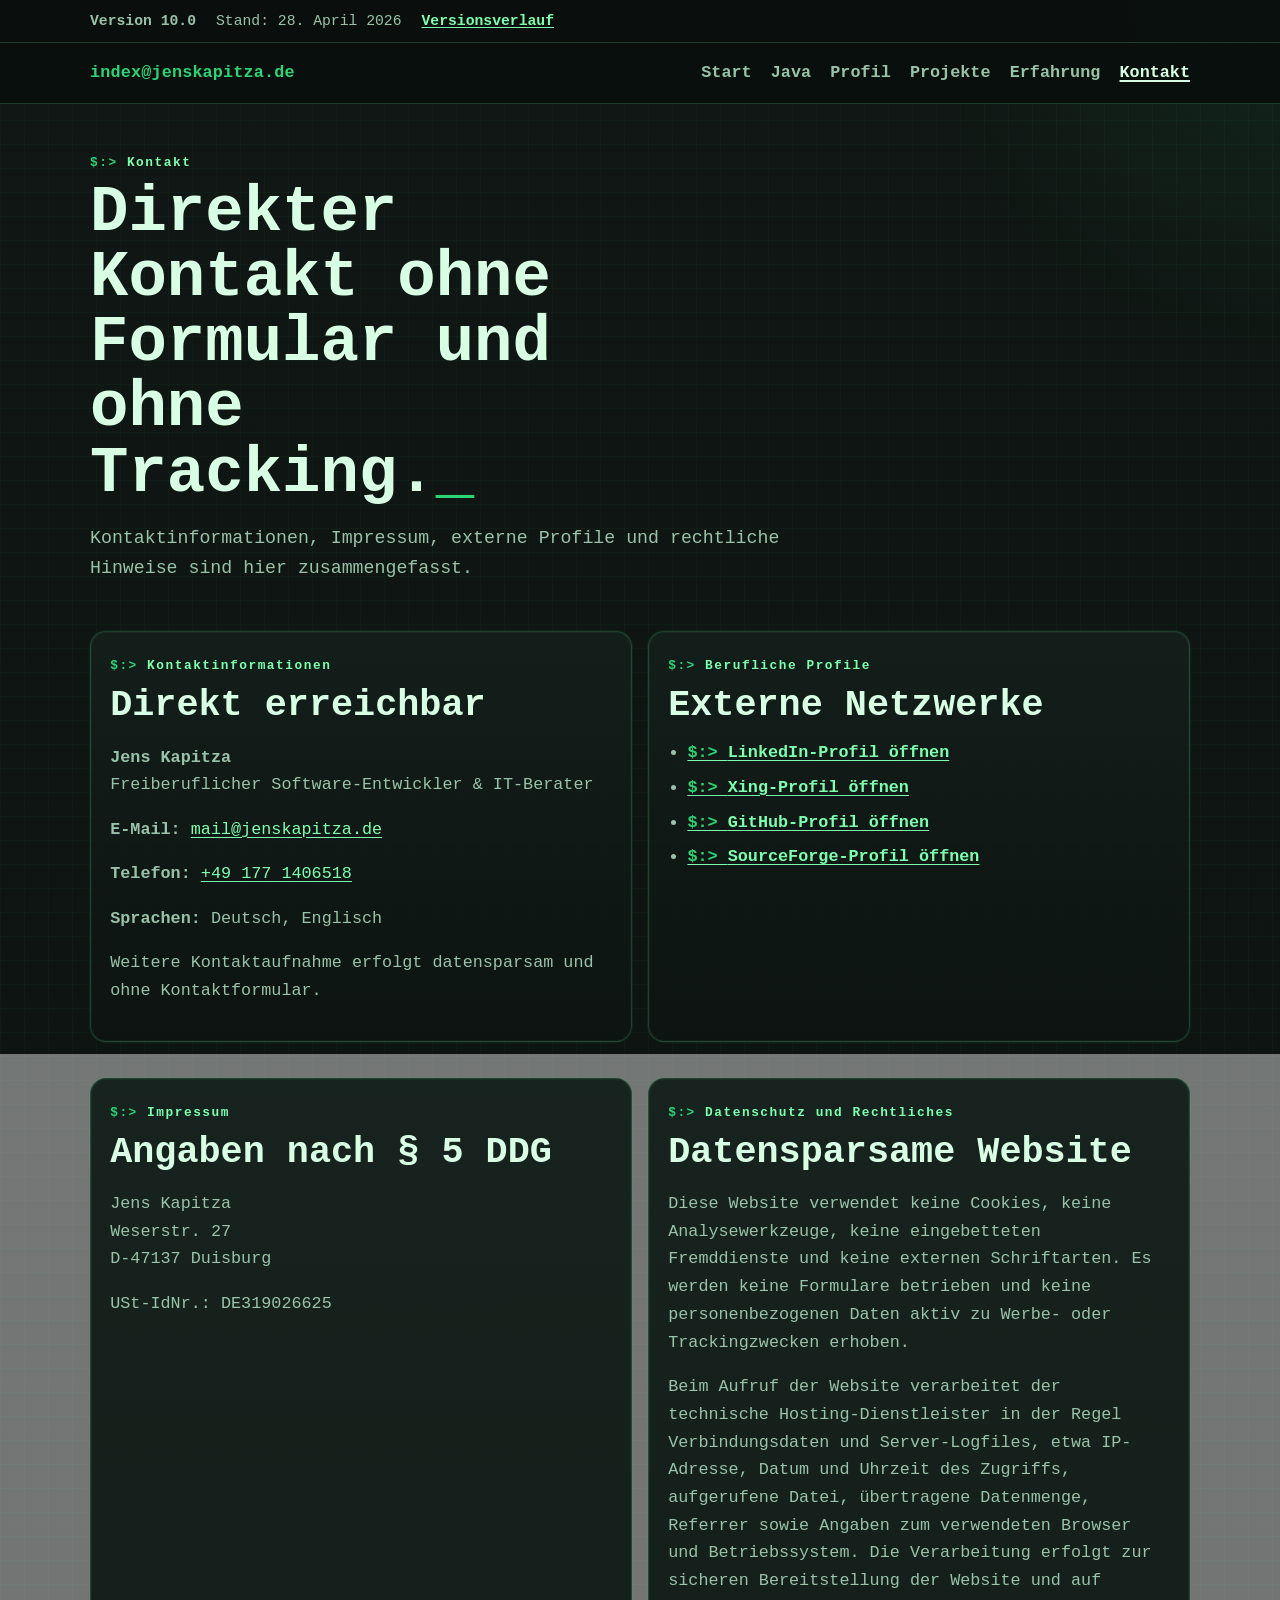
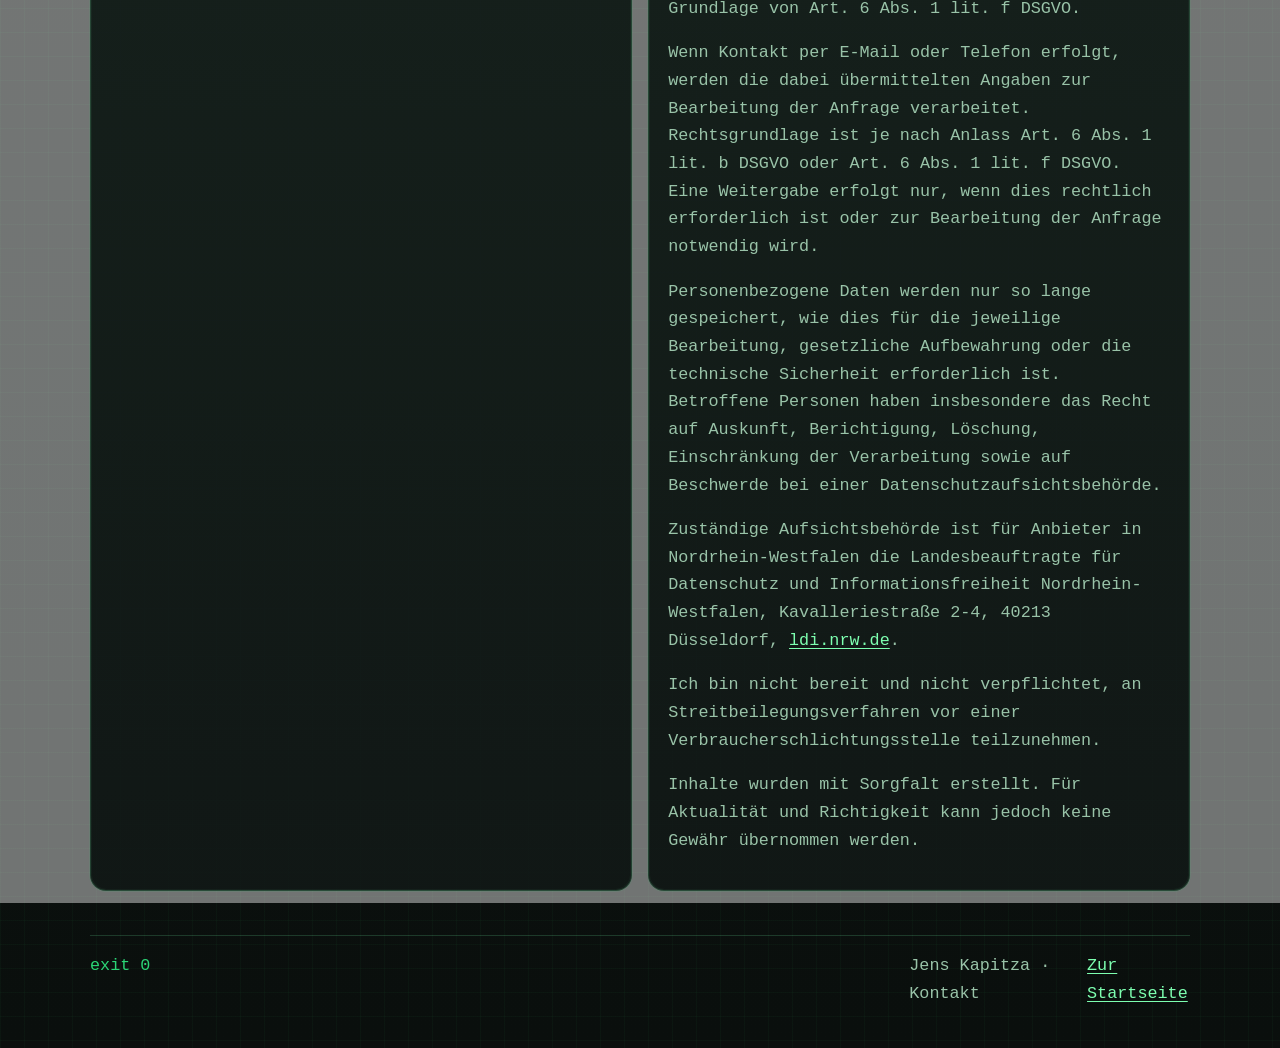
<file: kontakt.html>
<!doctype html>
<html lang="de">
  <head>
    <meta charset="utf-8" />
    <meta name="viewport" content="width=device-width, initial-scale=1" />
    <title>Kontakt | Jens Kapitza</title>
    <meta
      name="description"
      content="Kontakt, Impressum, Datenschutzhinweise und externe Profile von Jens Kapitza."
    />
    <meta name="theme-color" content="#f6f2ea" />
    <link rel="stylesheet" href="./styles.css" />
  </head>
  <body>
    <a class="skip-link" href="#main-content">Direkt zum Inhalt springen</a>
    <div class="version-strip">
      <div class="container version-strip-inner">
        <strong>Version 10.0</strong>
        <span>Stand: 28. April 2026</span>
        <a href="./versionen.html">Versionsverlauf</a>
      </div>
    </div>

    <header class="site-header">
      <div class="container site-header-inner">
        <a class="brand" href="./index.html">index@jenskapitza.de</a>
        <nav aria-label="Hauptnavigation">
          <a href="./index.html">Start</a>
          <a href="./java.html">Java</a>
          <a href="./profil.html">Profil</a>
          <a href="./projekte.html">Projekte</a>
          <a href="./erfahrung.html">Erfahrung</a>
          <a class="is-current" href="./kontakt.html" aria-current="page">Kontakt</a>
        </nav>
      </div>
    </header>

    <main id="main-content">
      <section class="page-intro">
        <div class="container">
          <p class="eyebrow">Kontakt</p>
          <h1>Direkter Kontakt ohne Formular und ohne Tracking.</h1>
          <p class="lead">
            Kontaktinformationen, Impressum, externe Profile und rechtliche Hinweise sind hier zusammengefasst.
          </p>
        </div>
      </section>

      <section class="section" id="kontaktinfo">
        <div class="container contact-grid">
          <article class="panel">
            <a class="section-label prompt-link" href="#kontaktinfo">Kontaktinformationen</a>
            <h2>Direkt erreichbar</h2>
            <p><strong>Jens Kapitza</strong><br />Freiberuflicher Software-Entwickler &amp; IT-Berater</p>
            <p>
              <strong>E-Mail:</strong>
              <a href="mailto:mail@jenskapitza.de" aria-label="E-Mail an Jens Kapitza senden">mail@jenskapitza.de</a>
            </p>
            <p>
              <strong>Telefon:</strong>
              <a href="tel:+491771406518" aria-label="Jens Kapitza telefonisch kontaktieren">+49 177 1406518</a>
            </p>
            <p><strong>Sprachen:</strong> Deutsch, Englisch</p>
            <p>Weitere Kontaktaufnahme erfolgt datensparsam und ohne Kontaktformular.</p>
          </article>

          <article class="panel" id="netzwerke">
            <a class="section-label prompt-link" href="#netzwerke">Berufliche Profile</a>
            <h2>Externe Netzwerke</h2>
            <ul class="clean-list social-list">
              <li><a href="https://de.linkedin.com/in/jens-kapitza-7126a6aa" target="_blank" rel="me noopener noreferrer">LinkedIn-Profil öffnen</a></li>
              <li><a href="https://www.xing.com/profile/Jens_Kapitza" target="_blank" rel="me noopener noreferrer">Xing-Profil öffnen</a></li>
              <li><a href="https://github.com/jenskapitza" target="_blank" rel="me noopener noreferrer">GitHub-Profil öffnen</a></li>
              <li><a href="https://sourceforge.net/u/jenskapitza/profile/" target="_blank" rel="me noopener noreferrer">SourceForge-Profil öffnen</a></li>
            </ul>
          </article>
        </div>
      </section>

      <section class="section section-soft" id="impressum">
        <div class="container contact-grid">
          <article class="panel">
            <a class="section-label prompt-link" href="#impressum">Impressum</a>
            <h2>Angaben nach § 5 DDG</h2>
            <p>Jens Kapitza<br />Weserstr. 27<br />D-47137 Duisburg</p>
            <p>USt-IdNr.: DE319026625</p>
          </article>

          <article class="panel" id="datenschutz">
            <a class="section-label prompt-link" href="#datenschutz">Datenschutz und Rechtliches</a>
            <h2>Datensparsame Website</h2>
            <p>
              Diese Website verwendet keine Cookies, keine Analysewerkzeuge, keine eingebetteten Fremddienste
              und keine externen Schriftarten. Es werden keine Formulare betrieben und keine personenbezogenen Daten
              aktiv zu Werbe- oder Trackingzwecken erhoben.
            </p>
            <p>
              Beim Aufruf der Website verarbeitet der technische Hosting-Dienstleister in der Regel Verbindungsdaten
              und Server-Logfiles, etwa IP-Adresse, Datum und Uhrzeit des Zugriffs, aufgerufene Datei, übertragene
              Datenmenge, Referrer sowie Angaben zum verwendeten Browser und Betriebssystem. Die Verarbeitung erfolgt
              zur sicheren Bereitstellung der Website und auf Grundlage von Art. 6 Abs. 1 lit. f DSGVO.
            </p>
            <p>
              Wenn Kontakt per E-Mail oder Telefon erfolgt, werden die dabei übermittelten Angaben zur Bearbeitung der
              Anfrage verarbeitet. Rechtsgrundlage ist je nach Anlass Art. 6 Abs. 1 lit. b DSGVO oder Art. 6 Abs. 1
              lit. f DSGVO. Eine Weitergabe erfolgt nur, wenn dies rechtlich erforderlich ist oder zur Bearbeitung der
              Anfrage notwendig wird.
            </p>
            <p>
              Personenbezogene Daten werden nur so lange gespeichert, wie dies für die jeweilige Bearbeitung,
              gesetzliche Aufbewahrung oder die technische Sicherheit erforderlich ist. Betroffene Personen haben
              insbesondere das Recht auf Auskunft, Berichtigung, Löschung, Einschränkung der Verarbeitung sowie auf
              Beschwerde bei einer Datenschutzaufsichtsbehörde.
            </p>
            <p>
              Zuständige Aufsichtsbehörde ist für Anbieter in Nordrhein-Westfalen die Landesbeauftragte für Datenschutz
              und Informationsfreiheit Nordrhein-Westfalen, Kavalleriestraße 2-4, 40213 Düsseldorf,
              <a href="https://www.ldi.nrw.de/" target="_blank" rel="noopener noreferrer">ldi.nrw.de</a>.
            </p>
            <p>
              Ich bin nicht bereit und nicht verpflichtet, an Streitbeilegungsverfahren vor einer
              Verbraucherschlichtungsstelle teilzunehmen.
            </p>
            <p>
              Inhalte wurden mit Sorgfalt erstellt. Für Aktualität und Richtigkeit kann jedoch keine Gewähr übernommen
              werden.
            </p>
          </article>
        </div>
      </section>
    </main>

    <footer class="site-footer">
      <div class="container footer-inner">
        <p>Jens Kapitza · Kontakt</p>
        <p><a href="./index.html">Zur Startseite</a></p>
      </div>
    </footer>
  </body>
</html>
</file>
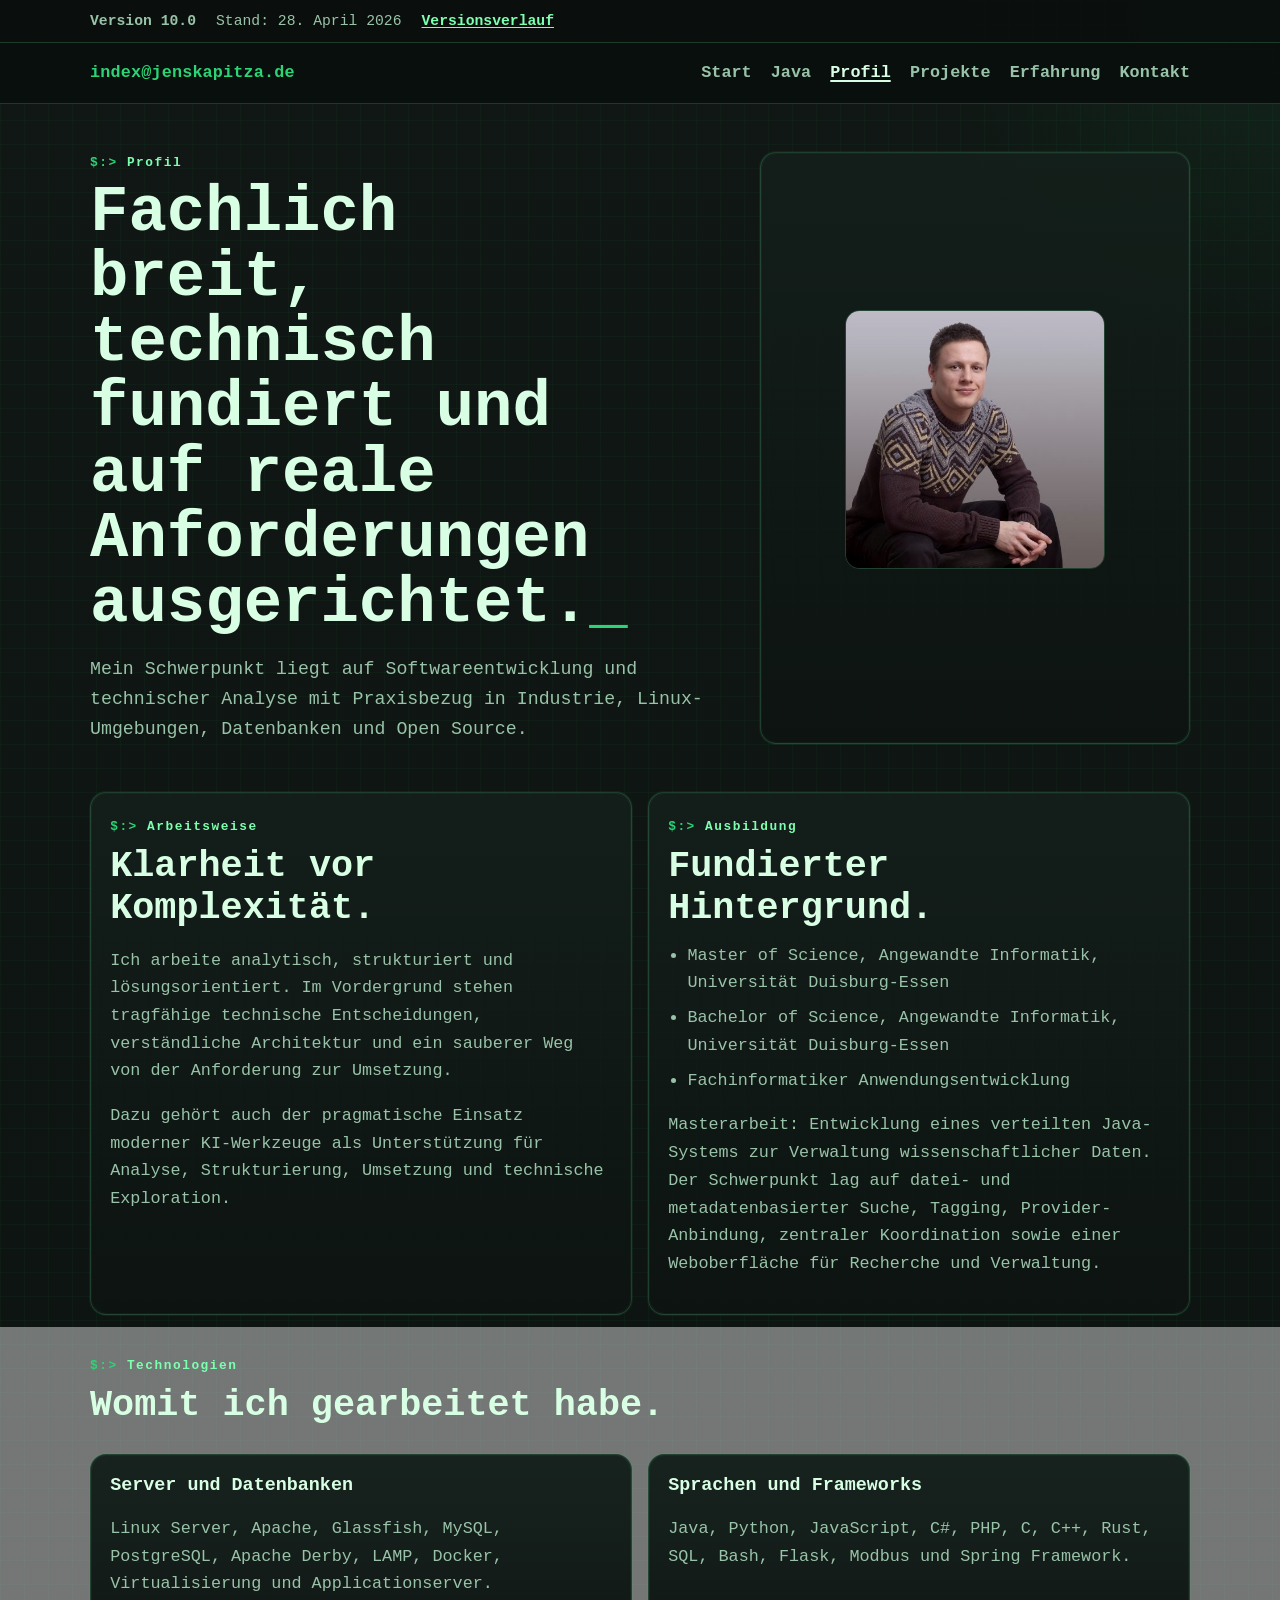
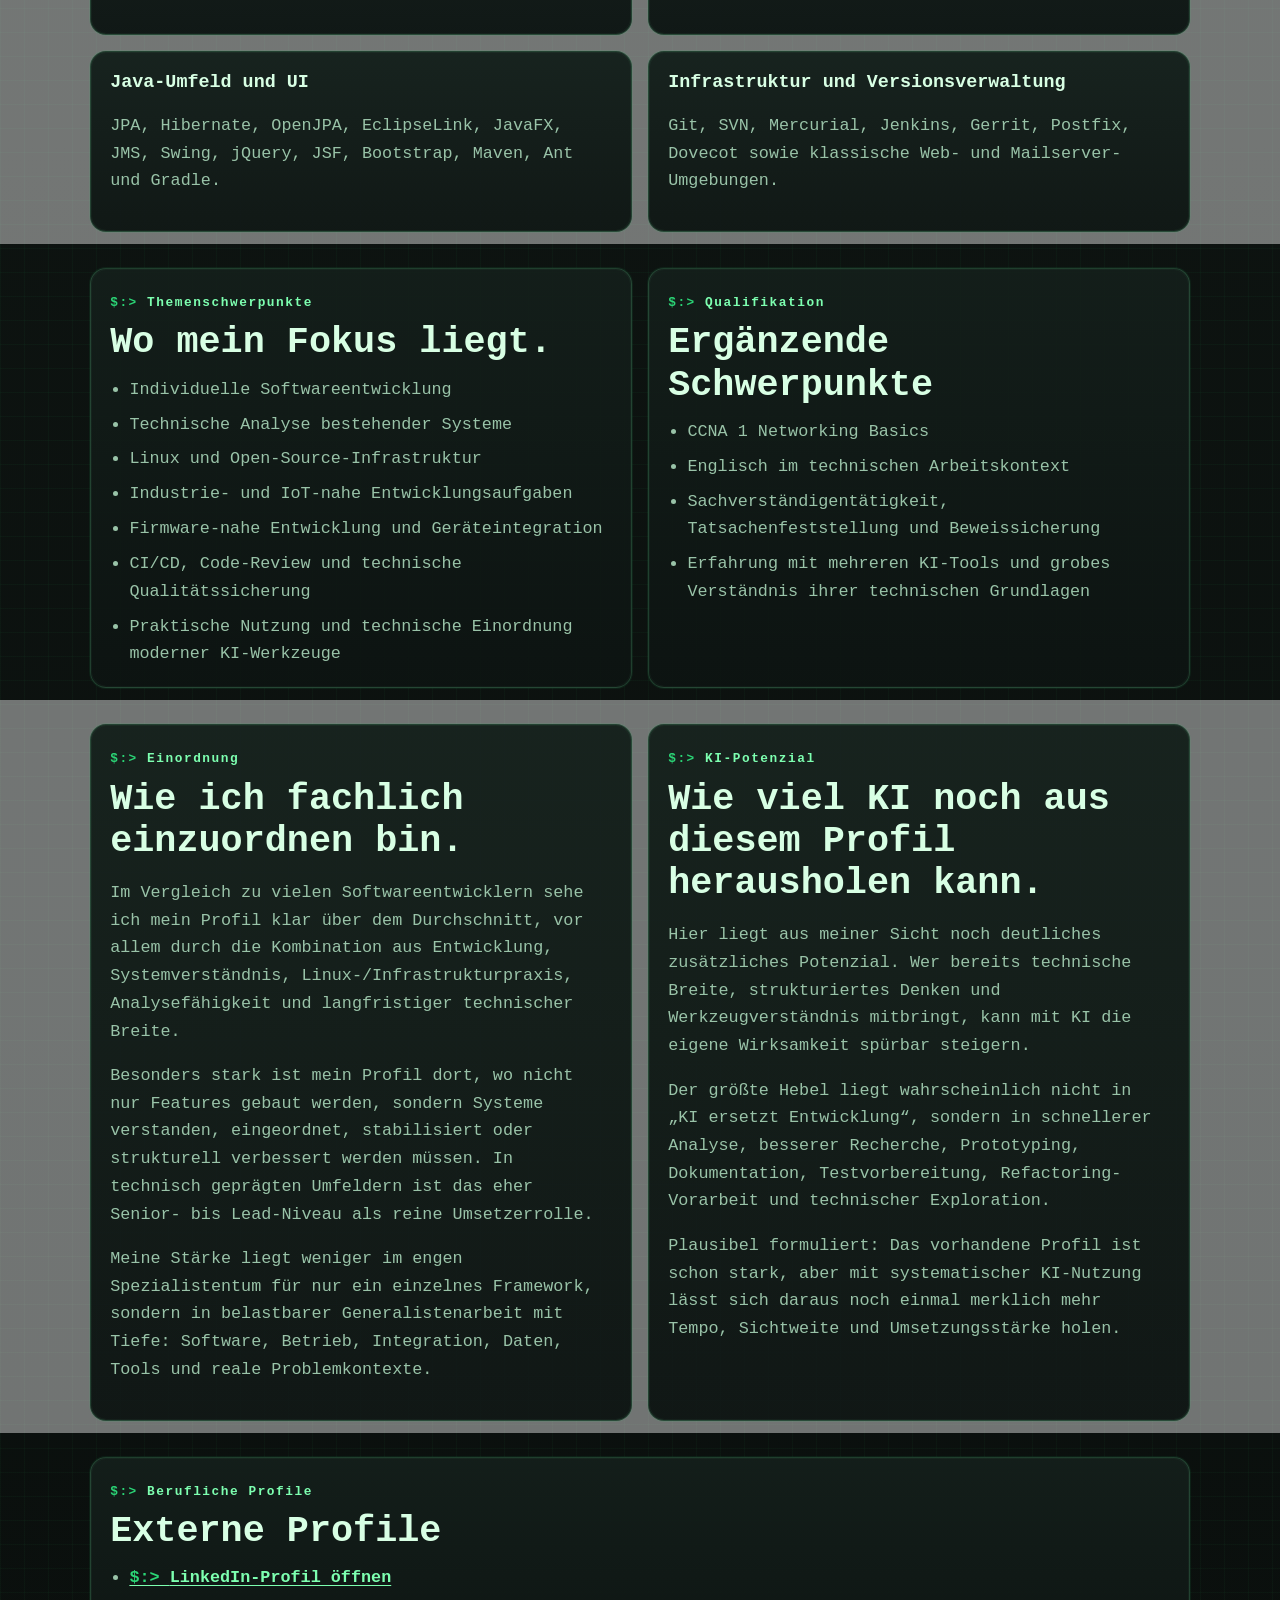
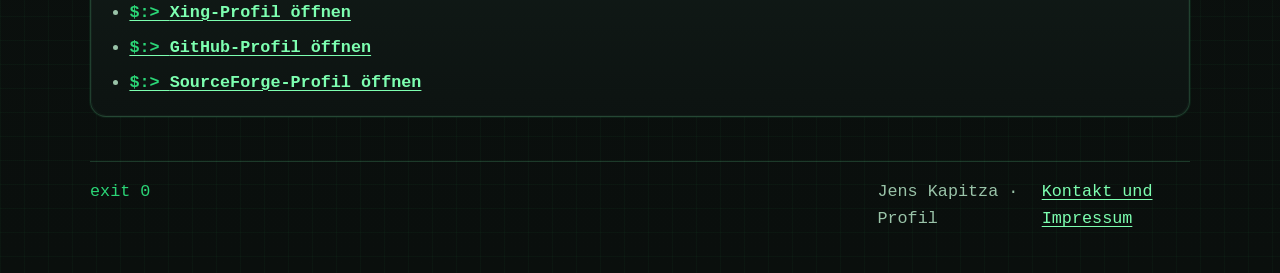
<file: profil.html>
<!doctype html>
<html lang="de">
  <head>
    <meta charset="utf-8" />
    <meta name="viewport" content="width=device-width, initial-scale=1" />
    <title>Profil | Jens Kapitza</title>
    <meta
      name="description"
      content="Profil von Jens Kapitza mit Kompetenzen, Arbeitsweise, Technologien und beruflichen Netzwerken."
    />
    <meta name="theme-color" content="#f6f2ea" />
    <link rel="stylesheet" href="./styles.css" />
  </head>
  <body>
    <a class="skip-link" href="#main-content">Direkt zum Inhalt springen</a>
    <div class="version-strip">
      <div class="container version-strip-inner">
        <strong>Version 10.0</strong>
        <span>Stand: 28. April 2026</span>
        <a href="./versionen.html">Versionsverlauf</a>
      </div>
    </div>

    <header class="site-header">
      <div class="container site-header-inner">
        <a class="brand" href="./index.html">index@jenskapitza.de</a>
        <nav aria-label="Hauptnavigation">
          <a href="./index.html">Start</a>
          <a href="./java.html">Java</a>
          <a class="is-current" href="./profil.html" aria-current="page">Profil</a>
          <a href="./projekte.html">Projekte</a>
          <a href="./erfahrung.html">Erfahrung</a>
          <a href="./kontakt.html">Kontakt</a>
        </nav>
      </div>
    </header>

    <main id="main-content">
      <section class="page-intro">
        <div class="container intro-grid">
          <div>
            <p class="eyebrow">Profil</p>
            <h1>Fachlich breit, technisch fundiert und auf reale Anforderungen ausgerichtet.</h1>
            <p class="lead">
              Mein Schwerpunkt liegt auf Softwareentwicklung und technischer Analyse mit Praxisbezug in Industrie,
              Linux-Umgebungen, Datenbanken und Open Source.
            </p>
          </div>
          <aside class="panel portrait-panel">
            <img
              class="portrait"
              src="./portrait-jens-kapitza.png"
              alt="Porträt von Jens Kapitza"
              width="454"
              height="452"
            />
          </aside>
        </div>
      </section>

      <section class="section" id="arbeitsweise">
        <div class="container grid cards-2">
          <article class="panel">
            <a class="section-label prompt-link" href="#arbeitsweise">Arbeitsweise</a>
            <h2>Klarheit vor Komplexität.</h2>
            <p>
              Ich arbeite analytisch, strukturiert und lösungsorientiert. Im Vordergrund stehen tragfähige technische
              Entscheidungen, verständliche Architektur und ein sauberer Weg von der Anforderung zur Umsetzung.
            </p>
            <p>
              Dazu gehört auch der pragmatische Einsatz moderner KI-Werkzeuge als Unterstützung für Analyse,
              Strukturierung, Umsetzung und technische Exploration.
            </p>
          </article>
          <article class="panel" id="ausbildung">
            <a class="section-label prompt-link" href="#ausbildung">Ausbildung</a>
            <h2>Fundierter Hintergrund.</h2>
            <ul class="clean-list">
              <li>Master of Science, Angewandte Informatik, Universität Duisburg-Essen</li>
              <li>Bachelor of Science, Angewandte Informatik, Universität Duisburg-Essen</li>
              <li>Fachinformatiker Anwendungsentwicklung</li>
            </ul>
            <p>
              Masterarbeit: Entwicklung eines verteilten Java-Systems zur Verwaltung wissenschaftlicher Daten. Der
              Schwerpunkt lag auf datei- und metadatenbasierter Suche, Tagging, Provider-Anbindung, zentraler
              Koordination sowie einer Weboberfläche für Recherche und Verwaltung.
            </p>
          </article>
        </div>
      </section>

      <section class="section section-soft" id="technologien">
        <div class="container">
          <div class="section-heading">
            <div>
              <a class="section-label prompt-link" href="#technologien">Technologien</a>
              <h2>Womit ich gearbeitet habe.</h2>
            </div>
          </div>

          <div class="grid cards-2">
            <article class="panel">
              <h3>Server und Datenbanken</h3>
              <p>Linux Server, Apache, Glassfish, MySQL, PostgreSQL, Apache Derby, LAMP, Docker, Virtualisierung und Applicationserver.</p>
            </article>
            <article class="panel">
              <h3>Sprachen und Frameworks</h3>
              <p>Java, Python, JavaScript, C#, PHP, C, C++, Rust, SQL, Bash, Flask, Modbus und Spring Framework.</p>
            </article>
            <article class="panel">
              <h3>Java-Umfeld und UI</h3>
              <p>JPA, Hibernate, OpenJPA, EclipseLink, JavaFX, JMS, Swing, jQuery, JSF, Bootstrap, Maven, Ant und Gradle.</p>
            </article>
            <article class="panel">
              <h3>Infrastruktur und Versionsverwaltung</h3>
              <p>Git, SVN, Mercurial, Jenkins, Gerrit, Postfix, Dovecot sowie klassische Web- und Mailserver-Umgebungen.</p>
            </article>
          </div>
        </div>
      </section>

      <section class="section" id="schwerpunkte">
        <div class="container grid cards-2">
          <article class="panel" id="qualifikation">
            <a class="section-label prompt-link" href="#schwerpunkte">Themenschwerpunkte</a>
            <h2>Wo mein Fokus liegt.</h2>
            <ul class="clean-list">
              <li>Individuelle Softwareentwicklung</li>
              <li>Technische Analyse bestehender Systeme</li>
              <li>Linux und Open-Source-Infrastruktur</li>
              <li>Industrie- und IoT-nahe Entwicklungsaufgaben</li>
              <li>Firmware-nahe Entwicklung und Geräteintegration</li>
              <li>CI/CD, Code-Review und technische Qualitätssicherung</li>
              <li>Praktische Nutzung und technische Einordnung moderner KI-Werkzeuge</li>
            </ul>
          </article>
          <article class="panel">
            <a class="section-label prompt-link" href="#qualifikation">Qualifikation</a>
            <h2>Ergänzende Schwerpunkte</h2>
            <ul class="clean-list">
              <li>CCNA 1 Networking Basics</li>
              <li>Englisch im technischen Arbeitskontext</li>
              <li>Sachverständigentätigkeit, Tatsachenfeststellung und Beweissicherung</li>
              <li>Erfahrung mit mehreren KI-Tools und grobes Verständnis ihrer technischen Grundlagen</li>
            </ul>
          </article>
        </div>
      </section>

      <section class="section section-soft" id="einordnung">
        <div class="container grid cards-2">
          <article class="panel">
            <a class="section-label prompt-link" href="#einordnung">Einordnung</a>
            <h2>Wie ich fachlich einzuordnen bin.</h2>
            <p>
              Im Vergleich zu vielen Softwareentwicklern sehe ich mein Profil klar über dem Durchschnitt, vor allem
              durch die Kombination aus Entwicklung, Systemverständnis, Linux-/Infrastrukturpraxis, Analysefähigkeit
              und langfristiger technischer Breite.
            </p>
            <p>
              Besonders stark ist mein Profil dort, wo nicht nur Features gebaut werden, sondern Systeme verstanden,
              eingeordnet, stabilisiert oder strukturell verbessert werden müssen. In technisch geprägten Umfeldern ist
              das eher Senior- bis Lead-Niveau als reine Umsetzerrolle.
            </p>
            <p>
              Meine Stärke liegt weniger im engen Spezialistentum für nur ein einzelnes Framework, sondern in belastbarer
              Generalistenarbeit mit Tiefe: Software, Betrieb, Integration, Daten, Tools und reale Problemkontexte.
            </p>
          </article>
          <article class="panel">
            <a class="section-label prompt-link" href="#ki-potential">KI-Potenzial</a>
            <h2>Wie viel KI noch aus diesem Profil herausholen kann.</h2>
            <p>
              Hier liegt aus meiner Sicht noch deutliches zusätzliches Potenzial. Wer bereits technische Breite,
              strukturiertes Denken und Werkzeugverständnis mitbringt, kann mit KI die eigene Wirksamkeit spürbar
              steigern.
            </p>
            <p>
              Der größte Hebel liegt wahrscheinlich nicht in „KI ersetzt Entwicklung“, sondern in schnellerer Analyse,
              besserer Recherche, Prototyping, Dokumentation, Testvorbereitung, Refactoring-Vorarbeit und technischer
              Exploration.
            </p>
            <p>
              Plausibel formuliert: Das vorhandene Profil ist schon stark, aber mit systematischer KI-Nutzung lässt sich
              daraus noch einmal merklich mehr Tempo, Sichtweite und Umsetzungsstärke holen.
            </p>
          </article>
        </div>
      </section>

      <section class="section" id="profile-links">
        <div class="container">
          <article class="panel">
            <a class="section-label prompt-link" href="#profile-links">Berufliche Profile</a>
            <h2>Externe Profile</h2>
            <ul class="clean-list social-list">
              <li><a href="https://de.linkedin.com/in/jens-kapitza-7126a6aa" target="_blank" rel="me noopener noreferrer">LinkedIn-Profil öffnen</a></li>
              <li><a href="https://www.xing.com/profile/Jens_Kapitza" target="_blank" rel="me noopener noreferrer">Xing-Profil öffnen</a></li>
              <li><a href="https://github.com/jenskapitza" target="_blank" rel="me noopener noreferrer">GitHub-Profil öffnen</a></li>
              <li><a href="https://sourceforge.net/u/jenskapitza/profile/" target="_blank" rel="me noopener noreferrer">SourceForge-Profil öffnen</a></li>
            </ul>
          </article>
        </div>
      </section>
    </main>

    <footer class="site-footer">
      <div class="container footer-inner">
        <p>Jens Kapitza · Profil</p>
        <p><a href="./kontakt.html">Kontakt und Impressum</a></p>
      </div>
    </footer>
  </body>
</html>
</file>
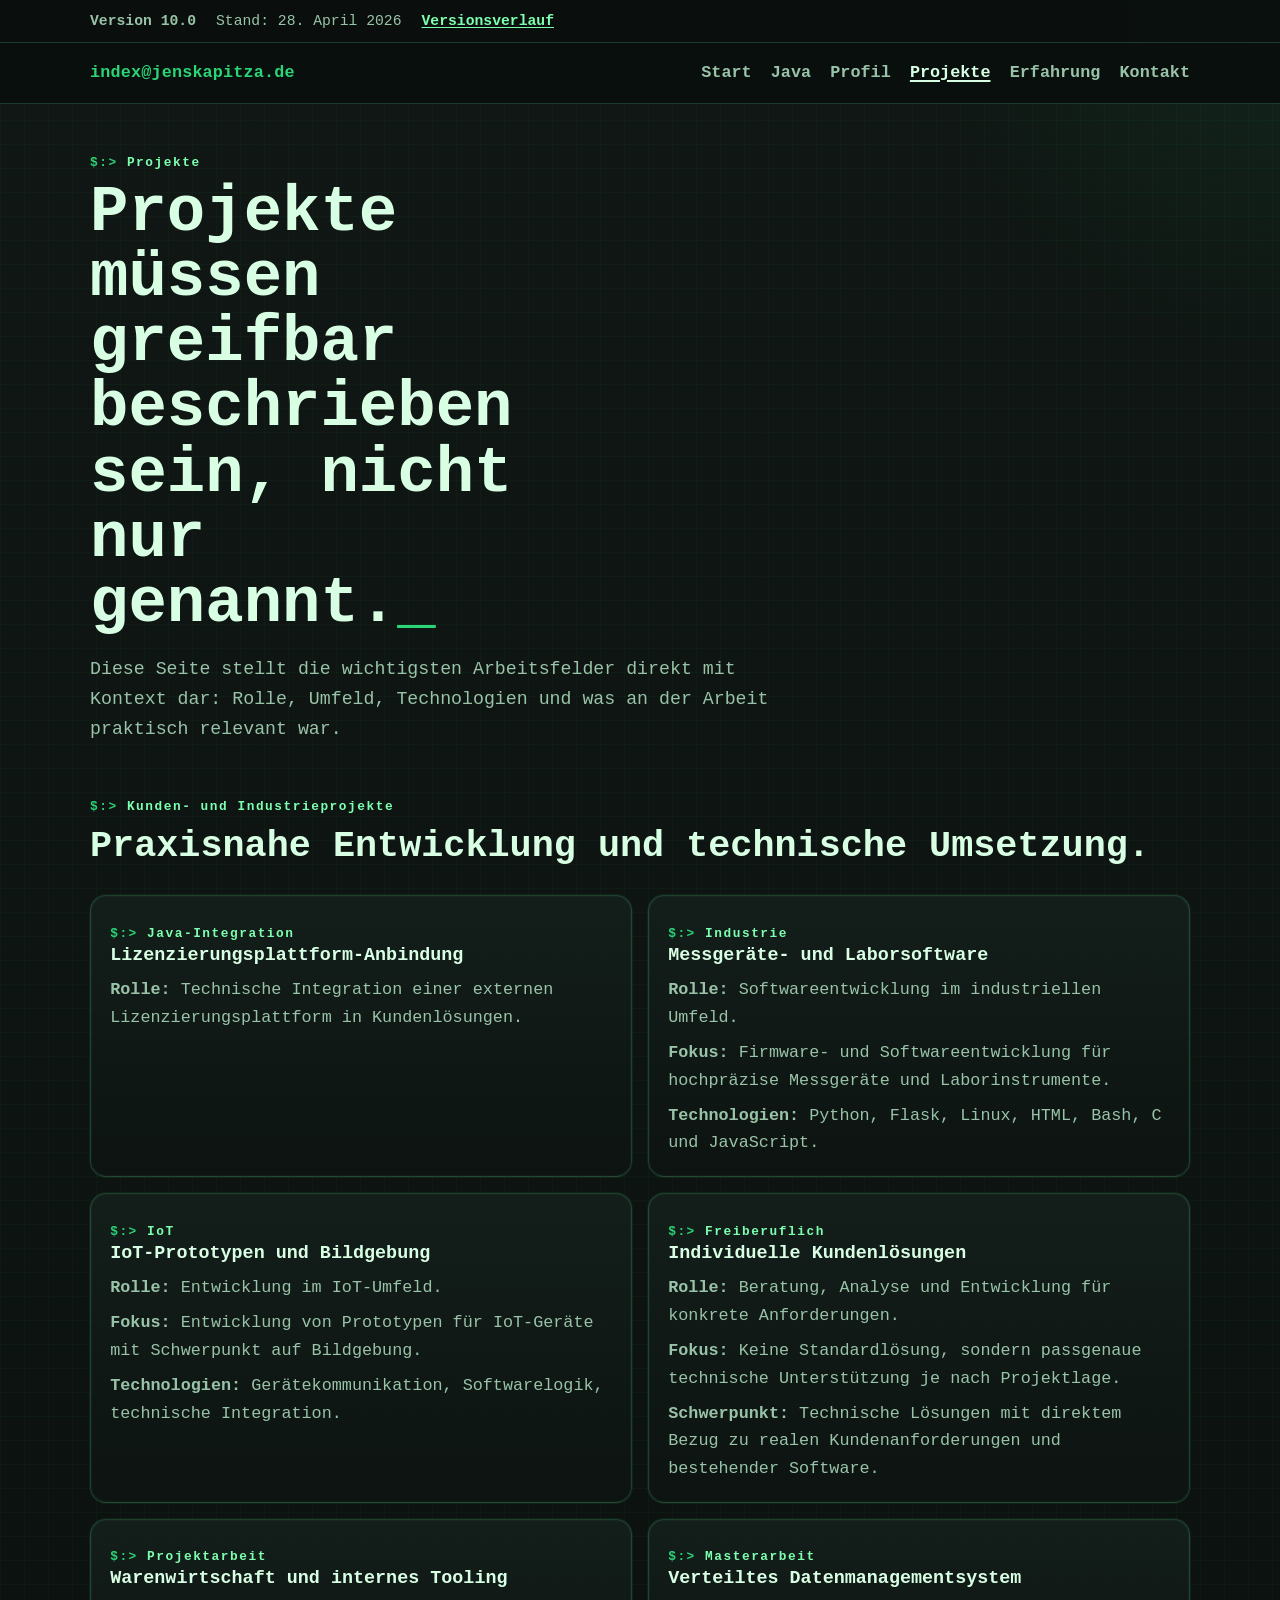
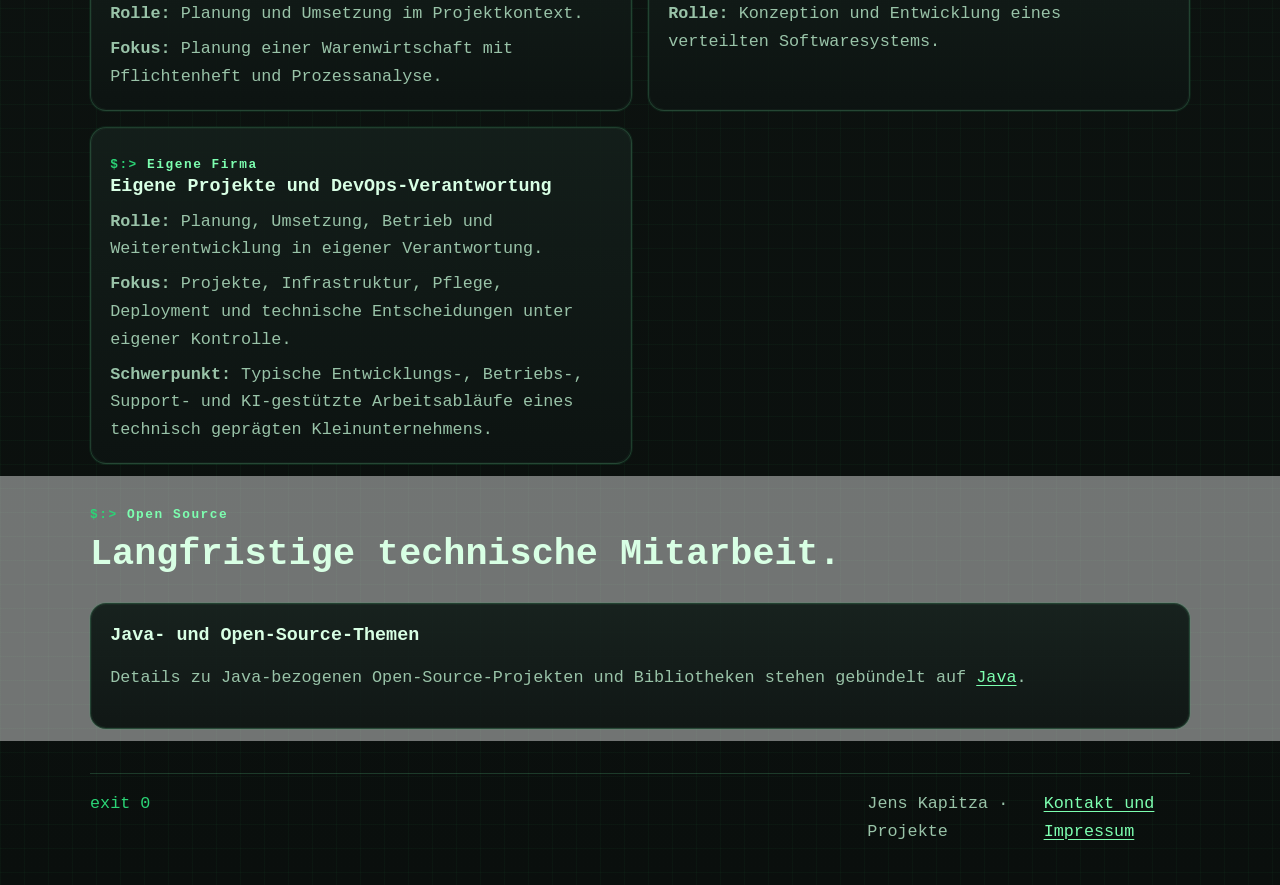
<file: projekte.html>
<!doctype html>
<html lang="de">
  <head>
    <meta charset="utf-8" />
    <meta name="viewport" content="width=device-width, initial-scale=1" />
    <title>Projekte | Jens Kapitza</title>
    <meta
      name="description"
      content="Projektübersicht von Jens Kapitza mit Industrieprojekten, Open-Source-Arbeit und technischen Schwerpunkten."
    />
    <meta name="theme-color" content="#f6f2ea" />
    <link rel="stylesheet" href="./styles.css" />
  </head>
  <body>
    <a class="skip-link" href="#main-content">Direkt zum Inhalt springen</a>
    <div class="version-strip">
      <div class="container version-strip-inner">
        <strong>Version 10.0</strong>
        <span>Stand: 28. April 2026</span>
        <a href="./versionen.html">Versionsverlauf</a>
      </div>
    </div>

    <header class="site-header">
      <div class="container site-header-inner">
        <a class="brand" href="./index.html">index@jenskapitza.de</a>
        <nav aria-label="Hauptnavigation">
          <a href="./index.html">Start</a>
          <a href="./java.html">Java</a>
          <a href="./profil.html">Profil</a>
          <a class="is-current" href="./projekte.html" aria-current="page">Projekte</a>
          <a href="./erfahrung.html">Erfahrung</a>
          <a href="./kontakt.html">Kontakt</a>
        </nav>
      </div>
    </header>

    <main id="main-content">
      <section class="page-intro">
        <div class="container">
          <p class="eyebrow">Projekte</p>
          <h1>Projekte müssen greifbar beschrieben sein, nicht nur genannt.</h1>
          <p class="lead">
            Diese Seite stellt die wichtigsten Arbeitsfelder direkt mit Kontext dar: Rolle, Umfeld, Technologien und
            was an der Arbeit praktisch relevant war.
          </p>
        </div>
      </section>

      <section class="section" id="kundenprojekte">
        <div class="container">
          <div class="section-heading">
            <div>
              <a class="section-label prompt-link" href="#kundenprojekte">Kunden- und Industrieprojekte</a>
              <h2>Praxisnahe Entwicklung und technische Umsetzung.</h2>
            </div>
          </div>

          <div class="grid cards-2">
            <article class="panel project-detail">
              <p class="project-kicker">Java-Integration</p>
              <h3>Lizenzierungsplattform-Anbindung</h3>
              <p><strong>Rolle:</strong> Technische Integration einer externen Lizenzierungsplattform in Kundenlösungen.</p>
            </article>

            <article class="panel project-detail">
              <p class="project-kicker">Industrie</p>
              <h3>Messgeräte- und Laborsoftware</h3>
              <p><strong>Rolle:</strong> Softwareentwicklung im industriellen Umfeld.</p>
              <p><strong>Fokus:</strong> Firmware- und Softwareentwicklung für hochpräzise Messgeräte und Laborinstrumente.</p>
              <p><strong>Technologien:</strong> Python, Flask, Linux, HTML, Bash, C und JavaScript.</p>
            </article>

            <article class="panel project-detail">
              <p class="project-kicker">IoT</p>
              <h3>IoT-Prototypen und Bildgebung</h3>
              <p><strong>Rolle:</strong> Entwicklung im IoT-Umfeld.</p>
              <p><strong>Fokus:</strong> Entwicklung von Prototypen für IoT-Geräte mit Schwerpunkt auf Bildgebung.</p>
              <p><strong>Technologien:</strong> Gerätekommunikation, Softwarelogik, technische Integration.</p>
            </article>

            <article class="panel project-detail">
              <p class="project-kicker">Freiberuflich</p>
              <h3>Individuelle Kundenlösungen</h3>
              <p><strong>Rolle:</strong> Beratung, Analyse und Entwicklung für konkrete Anforderungen.</p>
              <p><strong>Fokus:</strong> Keine Standardlösung, sondern passgenaue technische Unterstützung je nach Projektlage.</p>
              <p><strong>Schwerpunkt:</strong> Technische Lösungen mit direktem Bezug zu realen Kundenanforderungen und bestehender Software.</p>
            </article>

            <article class="panel project-detail">
              <p class="project-kicker">Projektarbeit</p>
              <h3>Warenwirtschaft und internes Tooling</h3>
              <p><strong>Rolle:</strong> Planung und Umsetzung im Projektkontext.</p>
              <p><strong>Fokus:</strong> Planung einer Warenwirtschaft mit Pflichtenheft und Prozessanalyse.</p>
            </article>

            <article class="panel project-detail">
              <p class="project-kicker">Masterarbeit</p>
              <h3>Verteiltes Datenmanagementsystem</h3>
              <p><strong>Rolle:</strong> Konzeption und Entwicklung eines verteilten Softwaresystems.</p>
            </article>

            <article class="panel project-detail">
              <p class="project-kicker">Eigene Firma</p>
              <h3>Eigene Projekte und DevOps-Verantwortung</h3>
              <p><strong>Rolle:</strong> Planung, Umsetzung, Betrieb und Weiterentwicklung in eigener Verantwortung.</p>
              <p><strong>Fokus:</strong> Projekte, Infrastruktur, Pflege, Deployment und technische Entscheidungen unter eigener Kontrolle.</p>
              <p><strong>Schwerpunkt:</strong> Typische Entwicklungs-, Betriebs-, Support- und KI-gestützte Arbeitsabläufe eines technisch geprägten Kleinunternehmens.</p>
            </article>
          </div>
        </div>
      </section>

      <section class="section section-soft" id="open-source">
        <div class="container">
          <div class="section-heading">
            <div>
              <a class="section-label prompt-link" href="#open-source">Open Source</a>
              <h2>Langfristige technische Mitarbeit.</h2>
            </div>
          </div>

          <article class="panel">
            <h3>Java- und Open-Source-Themen</h3>
            <p>Details zu Java-bezogenen Open-Source-Projekten und Bibliotheken stehen gebündelt auf <a href="./java.html">Java</a>.</p>
          </article>
        </div>
      </section>

    </main>

    <footer class="site-footer">
      <div class="container footer-inner">
        <p>Jens Kapitza · Projekte</p>
        <p><a href="./kontakt.html">Kontakt und Impressum</a></p>
      </div>
    </footer>
  </body>
</html>
</file>
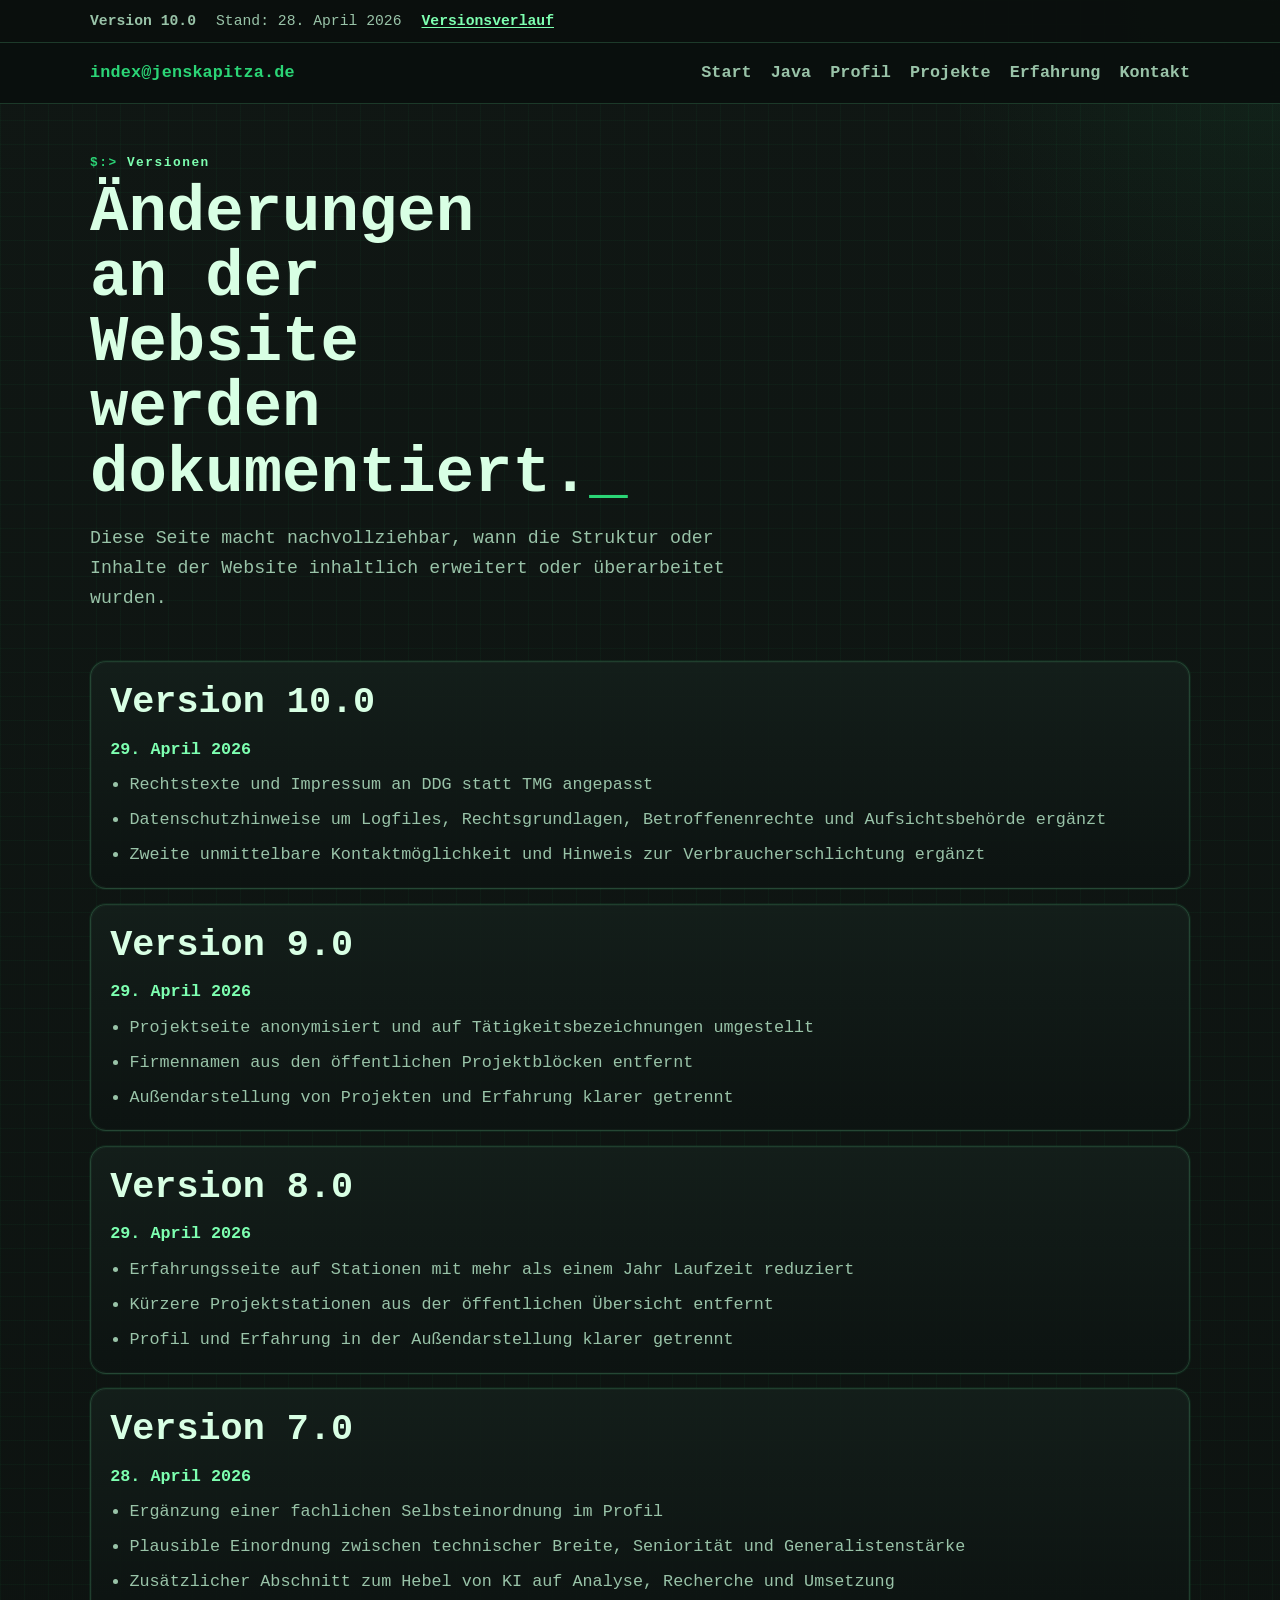
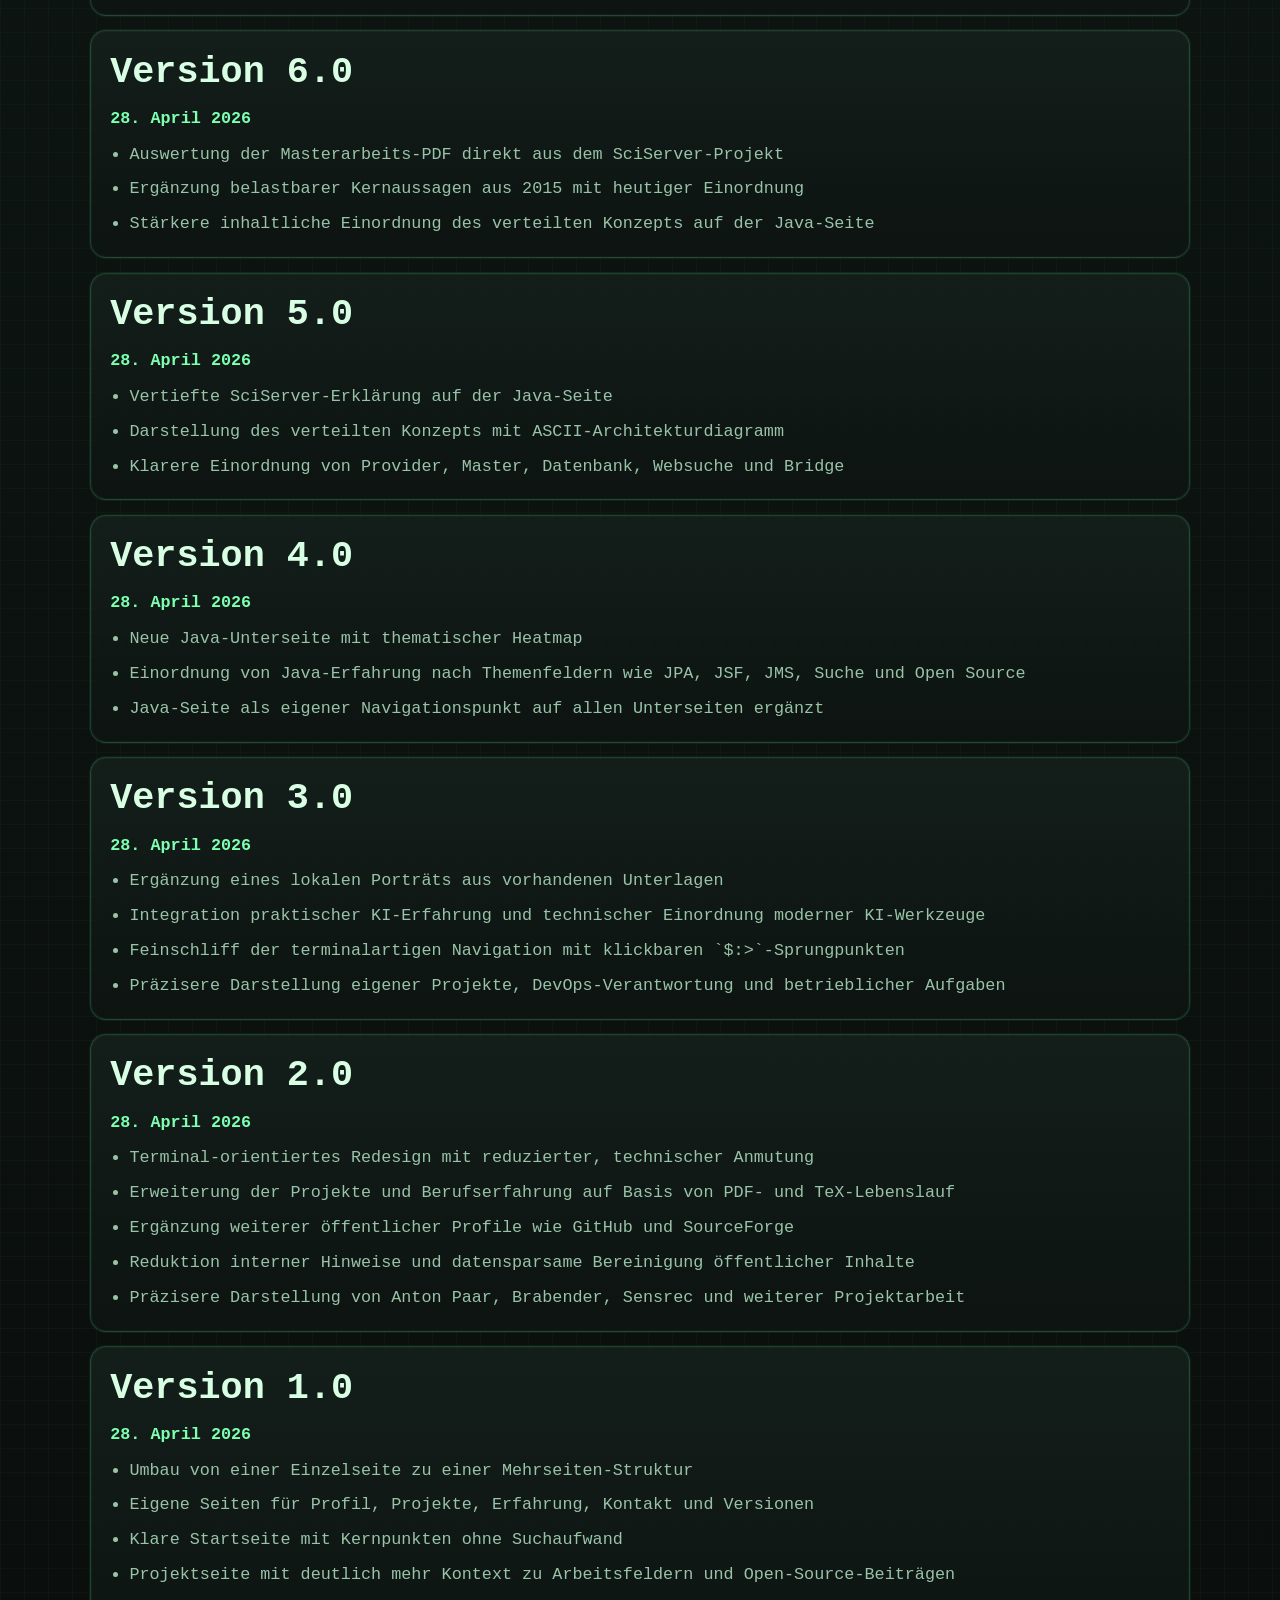
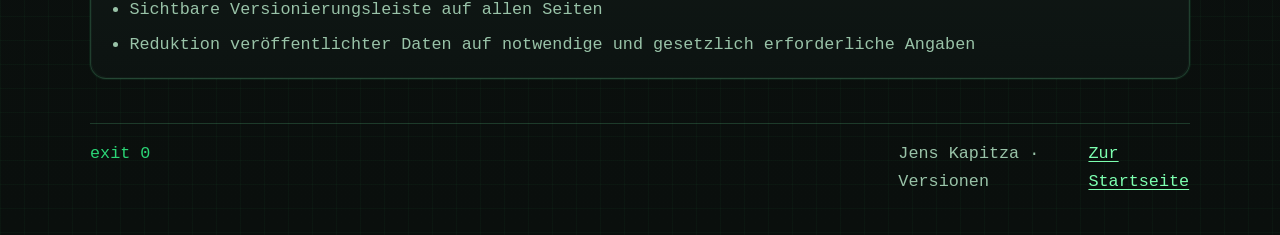
<file: versionen.html>
<!doctype html>
<html lang="de">
  <head>
    <meta charset="utf-8" />
    <meta name="viewport" content="width=device-width, initial-scale=1" />
    <title>Versionen | Jens Kapitza</title>
    <meta
      name="description"
      content="Versionsverlauf der Website von Jens Kapitza mit dokumentierten Struktur- und Inhaltsänderungen."
    />
    <meta name="theme-color" content="#f6f2ea" />
    <link rel="stylesheet" href="./styles.css" />
  </head>
  <body>
    <a class="skip-link" href="#main-content">Direkt zum Inhalt springen</a>
    <div class="version-strip">
      <div class="container version-strip-inner">
        <strong>Version 10.0</strong>
        <span>Stand: 28. April 2026</span>
        <a href="./versionen.html" aria-current="page">Versionsverlauf</a>
      </div>
    </div>

    <header class="site-header">
      <div class="container site-header-inner">
        <a class="brand" href="./index.html">index@jenskapitza.de</a>
        <nav aria-label="Hauptnavigation">
          <a href="./index.html">Start</a>
          <a href="./java.html">Java</a>
          <a href="./profil.html">Profil</a>
          <a href="./projekte.html">Projekte</a>
          <a href="./erfahrung.html">Erfahrung</a>
          <a href="./kontakt.html">Kontakt</a>
        </nav>
      </div>
    </header>

    <main id="main-content">
      <section class="page-intro">
        <div class="container">
          <p class="eyebrow">Versionen</p>
          <h1>Änderungen an der Website werden dokumentiert.</h1>
          <p class="lead">
            Diese Seite macht nachvollziehbar, wann die Struktur oder Inhalte der Website inhaltlich erweitert oder
            überarbeitet wurden.
          </p>
        </div>
      </section>

      <section class="section" id="versionslog">
        <div class="container timeline">
          <article class="panel entry">
            <h2>Version 10.0</h2>
            <p class="meta">29. April 2026</p>
            <ul class="clean-list">
              <li>Rechtstexte und Impressum an DDG statt TMG angepasst</li>
              <li>Datenschutzhinweise um Logfiles, Rechtsgrundlagen, Betroffenenrechte und Aufsichtsbehörde ergänzt</li>
              <li>Zweite unmittelbare Kontaktmöglichkeit und Hinweis zur Verbraucherschlichtung ergänzt</li>
            </ul>
          </article>

          <article class="panel entry">
            <h2>Version 9.0</h2>
            <p class="meta">29. April 2026</p>
            <ul class="clean-list">
              <li>Projektseite anonymisiert und auf Tätigkeitsbezeichnungen umgestellt</li>
              <li>Firmennamen aus den öffentlichen Projektblöcken entfernt</li>
              <li>Außendarstellung von Projekten und Erfahrung klarer getrennt</li>
            </ul>
          </article>

          <article class="panel entry">
            <h2>Version 8.0</h2>
            <p class="meta">29. April 2026</p>
            <ul class="clean-list">
              <li>Erfahrungsseite auf Stationen mit mehr als einem Jahr Laufzeit reduziert</li>
              <li>Kürzere Projektstationen aus der öffentlichen Übersicht entfernt</li>
              <li>Profil und Erfahrung in der Außendarstellung klarer getrennt</li>
            </ul>
          </article>

          <article class="panel entry">
            <h2>Version 7.0</h2>
            <p class="meta">28. April 2026</p>
            <ul class="clean-list">
              <li>Ergänzung einer fachlichen Selbsteinordnung im Profil</li>
              <li>Plausible Einordnung zwischen technischer Breite, Seniorität und Generalistenstärke</li>
              <li>Zusätzlicher Abschnitt zum Hebel von KI auf Analyse, Recherche und Umsetzung</li>
            </ul>
          </article>

          <article class="panel entry">
            <h2>Version 6.0</h2>
            <p class="meta">28. April 2026</p>
            <ul class="clean-list">
              <li>Auswertung der Masterarbeits-PDF direkt aus dem SciServer-Projekt</li>
              <li>Ergänzung belastbarer Kernaussagen aus 2015 mit heutiger Einordnung</li>
              <li>Stärkere inhaltliche Einordnung des verteilten Konzepts auf der Java-Seite</li>
            </ul>
          </article>

          <article class="panel entry">
            <h2>Version 5.0</h2>
            <p class="meta">28. April 2026</p>
            <ul class="clean-list">
              <li>Vertiefte SciServer-Erklärung auf der Java-Seite</li>
              <li>Darstellung des verteilten Konzepts mit ASCII-Architekturdiagramm</li>
              <li>Klarere Einordnung von Provider, Master, Datenbank, Websuche und Bridge</li>
            </ul>
          </article>

          <article class="panel entry">
            <h2>Version 4.0</h2>
            <p class="meta">28. April 2026</p>
            <ul class="clean-list">
              <li>Neue Java-Unterseite mit thematischer Heatmap</li>
              <li>Einordnung von Java-Erfahrung nach Themenfeldern wie JPA, JSF, JMS, Suche und Open Source</li>
              <li>Java-Seite als eigener Navigationspunkt auf allen Unterseiten ergänzt</li>
            </ul>
          </article>

          <article class="panel entry">
            <h2>Version 3.0</h2>
            <p class="meta">28. April 2026</p>
            <ul class="clean-list">
              <li>Ergänzung eines lokalen Porträts aus vorhandenen Unterlagen</li>
              <li>Integration praktischer KI-Erfahrung und technischer Einordnung moderner KI-Werkzeuge</li>
              <li>Feinschliff der terminalartigen Navigation mit klickbaren `$:>`-Sprungpunkten</li>
              <li>Präzisere Darstellung eigener Projekte, DevOps-Verantwortung und betrieblicher Aufgaben</li>
            </ul>
          </article>

          <article class="panel entry">
            <h2>Version 2.0</h2>
            <p class="meta">28. April 2026</p>
            <ul class="clean-list">
              <li>Terminal-orientiertes Redesign mit reduzierter, technischer Anmutung</li>
              <li>Erweiterung der Projekte und Berufserfahrung auf Basis von PDF- und TeX-Lebenslauf</li>
              <li>Ergänzung weiterer öffentlicher Profile wie GitHub und SourceForge</li>
              <li>Reduktion interner Hinweise und datensparsame Bereinigung öffentlicher Inhalte</li>
              <li>Präzisere Darstellung von Anton Paar, Brabender, Sensrec und weiterer Projektarbeit</li>
            </ul>
          </article>

          <article class="panel entry">
            <h2>Version 1.0</h2>
            <p class="meta">28. April 2026</p>
            <ul class="clean-list">
              <li>Umbau von einer Einzelseite zu einer Mehrseiten-Struktur</li>
              <li>Eigene Seiten für Profil, Projekte, Erfahrung, Kontakt und Versionen</li>
              <li>Klare Startseite mit Kernpunkten ohne Suchaufwand</li>
              <li>Projektseite mit deutlich mehr Kontext zu Arbeitsfeldern und Open-Source-Beiträgen</li>
              <li>Sichtbare Versionierungsleiste auf allen Seiten</li>
              <li>Reduktion veröffentlichter Daten auf notwendige und gesetzlich erforderliche Angaben</li>
            </ul>
          </article>

        </div>
      </section>
    </main>

    <footer class="site-footer">
      <div class="container footer-inner">
        <p>Jens Kapitza · Versionen</p>
        <p><a href="./index.html">Zur Startseite</a></p>
      </div>
    </footer>
  </body>
</html>
</file>
<file: styles.css>
:root {
  --bg: #0a0f0d;
  --bg-soft: #101714;
  --surface: #111916;
  --surface-soft: #16211d;
  --text: #d8ffe4;
  --muted: #99c3a8;
  --line: rgba(116, 255, 170, 0.18);
  --accent: #2bd576;
  --accent-strong: #7dffb0;
  --focus: #f6ff54;
  --shadow: 0 0 0 1px rgba(43, 213, 118, 0.08);
}

* {
  box-sizing: border-box;
}

html {
  scroll-behavior: smooth;
}

body {
  margin: 0;
  font-family: "IBM Plex Mono", "Fira Code", "Cascadia Code", "Consolas", monospace;
  font-size: 1.05rem;
  line-height: 1.65;
  color: var(--text);
  background:
    linear-gradient(rgba(43, 213, 118, 0.04) 1px, transparent 1px),
    linear-gradient(90deg, rgba(43, 213, 118, 0.04) 1px, transparent 1px),
    radial-gradient(circle at top right, rgba(43, 213, 118, 0.08), transparent 22rem),
    linear-gradient(180deg, var(--bg-soft), var(--bg));
  background-size: 24px 24px, 24px 24px, auto, auto;
}

a {
  color: var(--accent-strong);
  text-decoration: underline;
  text-decoration-thickness: 0.08em;
  text-underline-offset: 0.16em;
}

a:hover {
  color: var(--text);
}

a:focus-visible,
button:focus-visible {
  outline: 3px solid var(--focus);
  outline-offset: 3px;
  border-radius: 6px;
}

.skip-link {
  position: absolute;
  top: -3.5rem;
  left: 1rem;
  z-index: 100;
  padding: 0.7rem 0.95rem;
  color: var(--bg);
  background: var(--focus);
  border-radius: 0.75rem;
}

.skip-link:focus {
  top: 0.75rem;
}

.container {
  width: min(1100px, calc(100% - 2rem));
  margin: 0 auto;
}

.version-strip {
  border-bottom: 1px solid var(--line);
  background: rgba(10, 15, 13, 0.92);
}

.version-strip-inner {
  display: flex;
  flex-wrap: wrap;
  gap: 0.75rem 1.25rem;
  padding: 0.55rem 0;
  font-size: 0.92rem;
  color: var(--muted);
}

.version-strip-inner a {
  font-weight: 700;
}

.site-header {
  position: sticky;
  top: 0;
  z-index: 50;
  border-bottom: 1px solid var(--line);
  background: rgba(10, 15, 13, 0.95);
  backdrop-filter: blur(10px);
}

.site-header-inner {
  display: flex;
  align-items: center;
  justify-content: space-between;
  gap: 1rem;
  padding: 1rem 0;
}

.brand {
  color: var(--accent);
  text-decoration: none;
  font-weight: 700;
  letter-spacing: 0.01em;
}

.brand::before {
  content: "";
}

nav {
  display: flex;
  flex-wrap: wrap;
  gap: 0.9rem 1.2rem;
}

nav a {
  color: var(--muted);
  text-decoration: none;
  font-weight: 600;
}

nav a:hover,
nav a:focus-visible,
nav a.is-current {
  color: var(--text);
}

nav a.is-current {
  text-decoration: underline;
  text-decoration-thickness: 0.12em;
}

.hero,
.page-intro {
  padding: 3rem 0 1.5rem;
}

.hero-grid {
  display: grid;
  grid-template-columns: minmax(0, 1.25fr) minmax(280px, 0.75fr);
  gap: 1.5rem;
  align-items: start;
}

.intro-grid {
  display: grid;
  grid-template-columns: minmax(0, 1.2fr) minmax(240px, 0.8fr);
  gap: 1.5rem;
  align-items: start;
}

.eyebrow,
.section-label,
.project-kicker {
  margin: 0 0 0.5rem;
  font-size: 0.8rem;
  font-weight: 700;
  letter-spacing: 0.12em;
  color: var(--accent-strong);
}

.eyebrow::before,
.section-label::before,
.project-kicker::before {
  content: "$:> ";
  color: var(--accent);
}

.prompt-link {
  display: inline-block;
  text-decoration: none;
}

.prompt-link:hover,
.prompt-link:focus-visible {
  color: var(--text);
  text-decoration: underline;
}

h1,
h2,
h3 {
  margin-top: 0;
  color: var(--text);
  font-weight: 700;
}

h1 {
  margin-bottom: 1rem;
  font-size: clamp(2.3rem, 5vw, 4.6rem);
  line-height: 1.02;
  max-width: 12ch;
}

h2 {
  margin-bottom: 0.75rem;
  font-size: clamp(1.6rem, 3vw, 2.3rem);
  line-height: 1.15;
}

h3 {
  margin-bottom: 0.55rem;
  font-size: 1.15rem;
  line-height: 1.3;
}

p,
li {
  color: var(--muted);
}

.lead {
  margin: 0;
  max-width: 64ch;
  font-size: 1.14rem;
}

.hero h1::after,
.page-intro h1::after {
  content: "_";
  color: var(--accent);
  animation: blink 1.1s steps(1, end) infinite;
}

.actions {
  display: flex;
  flex-wrap: wrap;
  gap: 0.8rem;
  margin-top: 1.5rem;
}

.button {
  display: inline-flex;
  align-items: center;
  justify-content: center;
  min-height: 2.9rem;
  padding: 0.75rem 1rem;
  border: 1px solid var(--line);
  border-radius: 0.9rem;
  font-weight: 700;
  text-decoration: none;
}

.button.primary {
  color: var(--bg);
  background: var(--accent);
  border-color: var(--accent);
}

.button.secondary {
  color: var(--accent-strong);
  background: transparent;
}

.section {
  padding: 1.5rem 0 0.75rem;
}

.section-soft {
  background: rgba(255, 255, 255, 0.42);
}

.section-heading {
  display: flex;
  justify-content: space-between;
  gap: 1rem 2rem;
  align-items: end;
  margin-bottom: 1rem;
}

.section-intro {
  max-width: 44ch;
  margin: 0;
}

.section-note {
  margin-top: 1rem;
  font-weight: 600;
}

.grid {
  display: grid;
  gap: 1rem;
}

.heatmap-grid {
  display: grid;
  grid-template-columns: repeat(4, minmax(0, 1fr));
  gap: 1rem;
}

.heatmap-legend {
  display: flex;
  flex-wrap: wrap;
  gap: 0.75rem;
  margin: 0 0 1rem;
}

.cards-2 {
  grid-template-columns: repeat(2, minmax(0, 1fr));
}

.cards-3 {
  grid-template-columns: repeat(3, minmax(0, 1fr));
}

.panel {
  height: 100%;
  padding: 1.2rem;
  border: 1px solid var(--line);
  border-radius: 1rem;
  background: linear-gradient(180deg, rgba(20, 31, 27, 0.96), rgba(13, 20, 18, 0.96));
  box-shadow: var(--shadow);
  position: relative;
}

.panel::before {
  content: "";
  position: absolute;
  inset: 0;
  border-radius: inherit;
  pointer-events: none;
  box-shadow: inset 0 0 0 1px rgba(125, 255, 176, 0.04);
}

.heat {
  position: relative;
}

.heat::after {
  content: "";
  position: absolute;
  inset: auto 1rem 1rem 1rem;
  height: 0.32rem;
  border-radius: 999px;
  background: var(--line);
}

.heat-1 {
  background: linear-gradient(180deg, rgba(18, 28, 24, 0.96), rgba(12, 18, 16, 0.96));
}

.heat-1::after {
  background: rgba(43, 213, 118, 0.35);
}

.heat-2 {
  background: linear-gradient(180deg, rgba(19, 34, 27, 0.98), rgba(13, 22, 18, 0.98));
}

.heat-2::after {
  background: rgba(43, 213, 118, 0.52);
}

.heat-3 {
  background: linear-gradient(180deg, rgba(22, 42, 31, 0.98), rgba(14, 26, 20, 0.98));
}

.heat-3::after {
  background: rgba(43, 213, 118, 0.74);
}

.heat-4 {
  background: linear-gradient(180deg, rgba(25, 52, 37, 0.98), rgba(15, 30, 22, 0.98));
}

.heat-4::after {
  background: rgba(125, 255, 176, 0.96);
}

.hero-panel,
.callout-panel {
  background: var(--surface-soft);
}

.portrait-panel {
  display: flex;
  align-items: center;
  justify-content: center;
}

.portrait {
  display: block;
  width: min(100%, 260px);
  height: auto;
  margin: 0 auto 1rem;
  border: 1px solid var(--line);
  border-radius: 0.9rem;
  filter: saturate(0.92) contrast(1.02);
}

.ascii-panel {
  overflow-x: auto;
}

.ascii-diagram {
  margin: 0;
  color: var(--accent-strong);
  font-family: inherit;
  font-size: 0.92rem;
  line-height: 1.35;
  white-space: pre;
}

.quick-list,
.clean-list {
  margin: 0;
  padding-left: 1.2rem;
}

.quick-list li + li,
.clean-list li + li {
  margin-top: 0.45rem;
}

.social-list a,
.text-link {
  font-weight: 700;
}

.text-link::before,
.social-list a::before {
  content: "$:> ";
  color: var(--accent);
}

.project-detail p {
  margin: 0.45rem 0 0;
}

.timeline {
  display: grid;
  gap: 0.9rem;
}

.entry .meta {
  margin: 0 0 0.5rem;
  font-weight: 700;
  color: var(--accent-strong);
}

.contact-grid {
  display: grid;
  grid-template-columns: repeat(2, minmax(0, 1fr));
  gap: 1rem;
}

.site-footer {
  padding: 2rem 0 2.5rem;
}

.footer-inner {
  display: flex;
  justify-content: space-between;
  gap: 1rem;
  padding-top: 1rem;
  border-top: 1px solid var(--line);
}

.footer-inner p {
  margin: 0;
}

.footer-inner::before {
  content: "exit 0";
  display: block;
  width: 100%;
  margin-bottom: 0.75rem;
  color: var(--accent);
}

@keyframes blink {
  0%, 49% {
    opacity: 1;
  }

  50%, 100% {
    opacity: 0;
  }
}

@media (max-width: 920px) {
  .hero-grid,
  .intro-grid,
  .heatmap-grid,
  .cards-2,
  .cards-3,
  .contact-grid,
  .section-heading {
    grid-template-columns: 1fr;
    display: grid;
  }

  .site-header {
    position: static;
  }

  h1 {
    max-width: none;
  }

  .footer-inner,
  .site-header-inner {
    flex-direction: column;
    align-items: flex-start;
  }
}

@media (max-width: 560px) {
  body {
    font-size: 1rem;
  }

  .container {
    width: min(1100px, calc(100% - 1.25rem));
  }

  .panel {
    padding: 1rem;
  }
}
</file>
